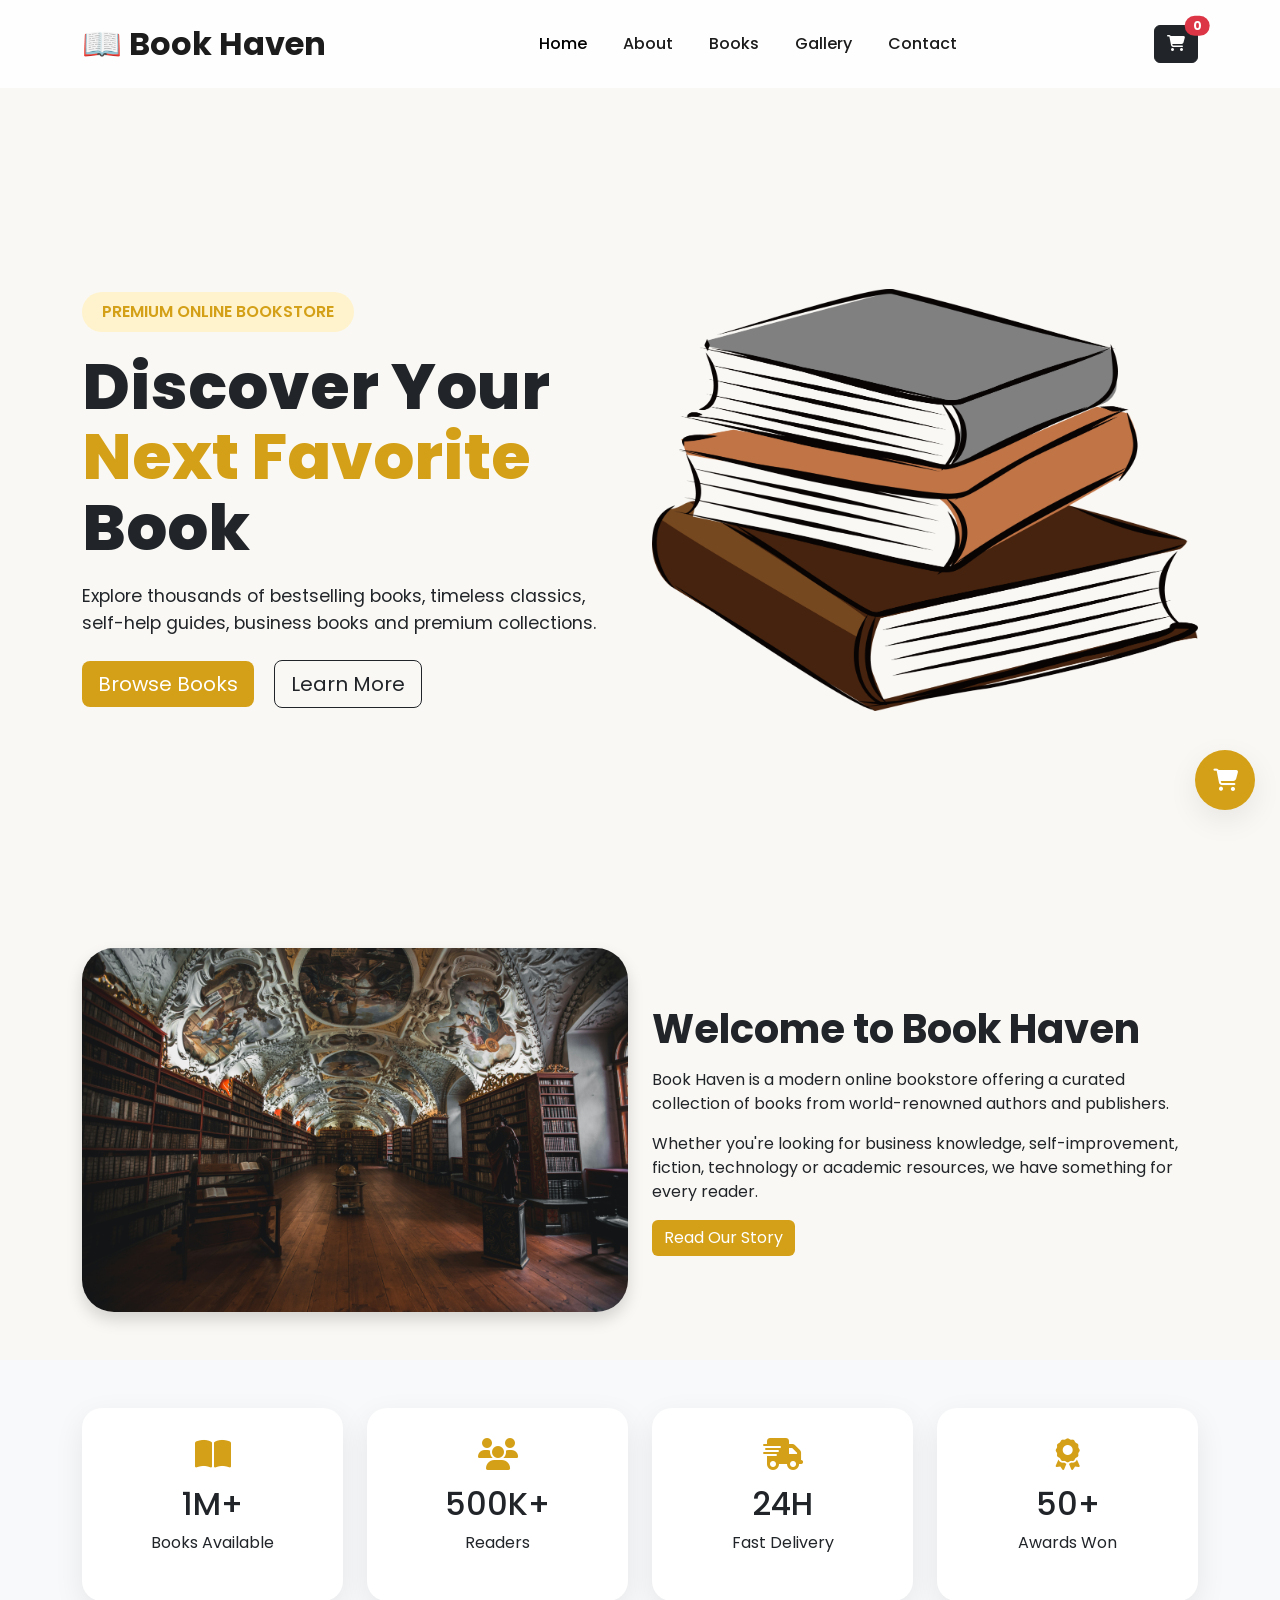
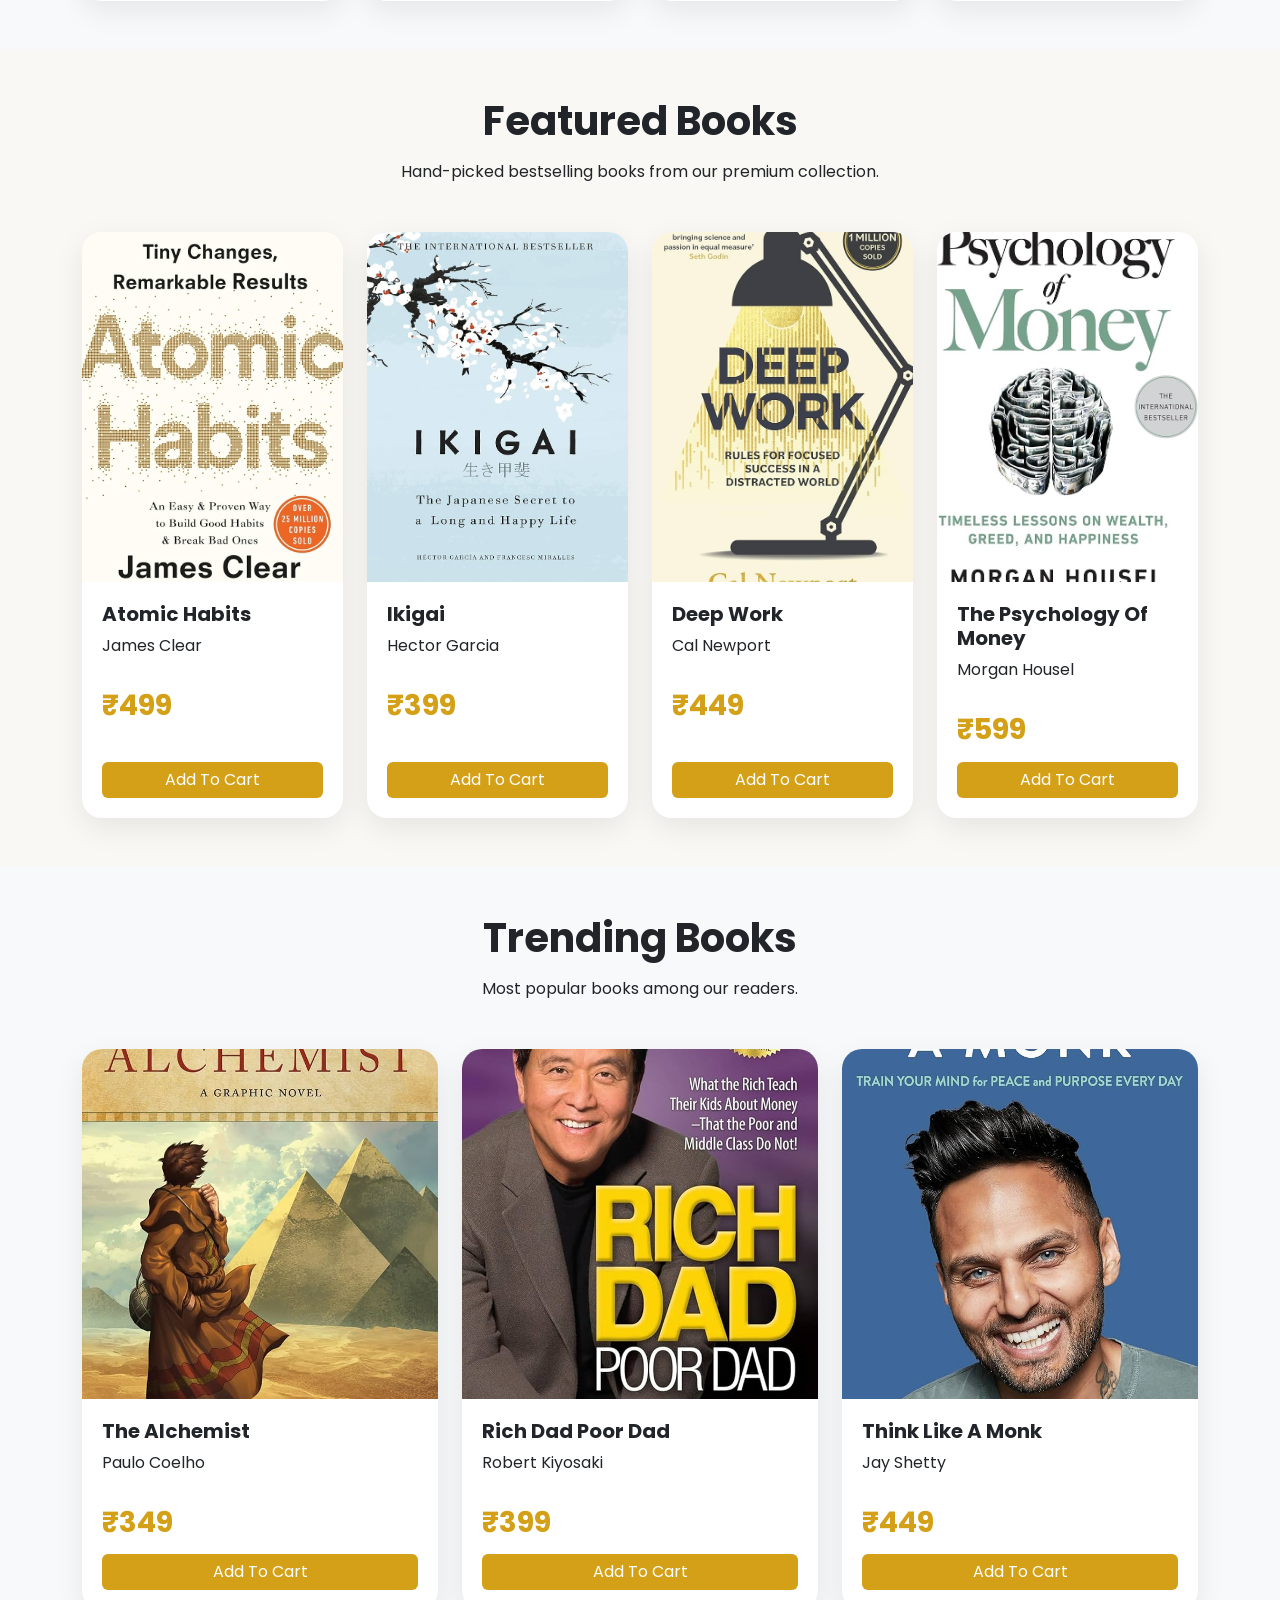
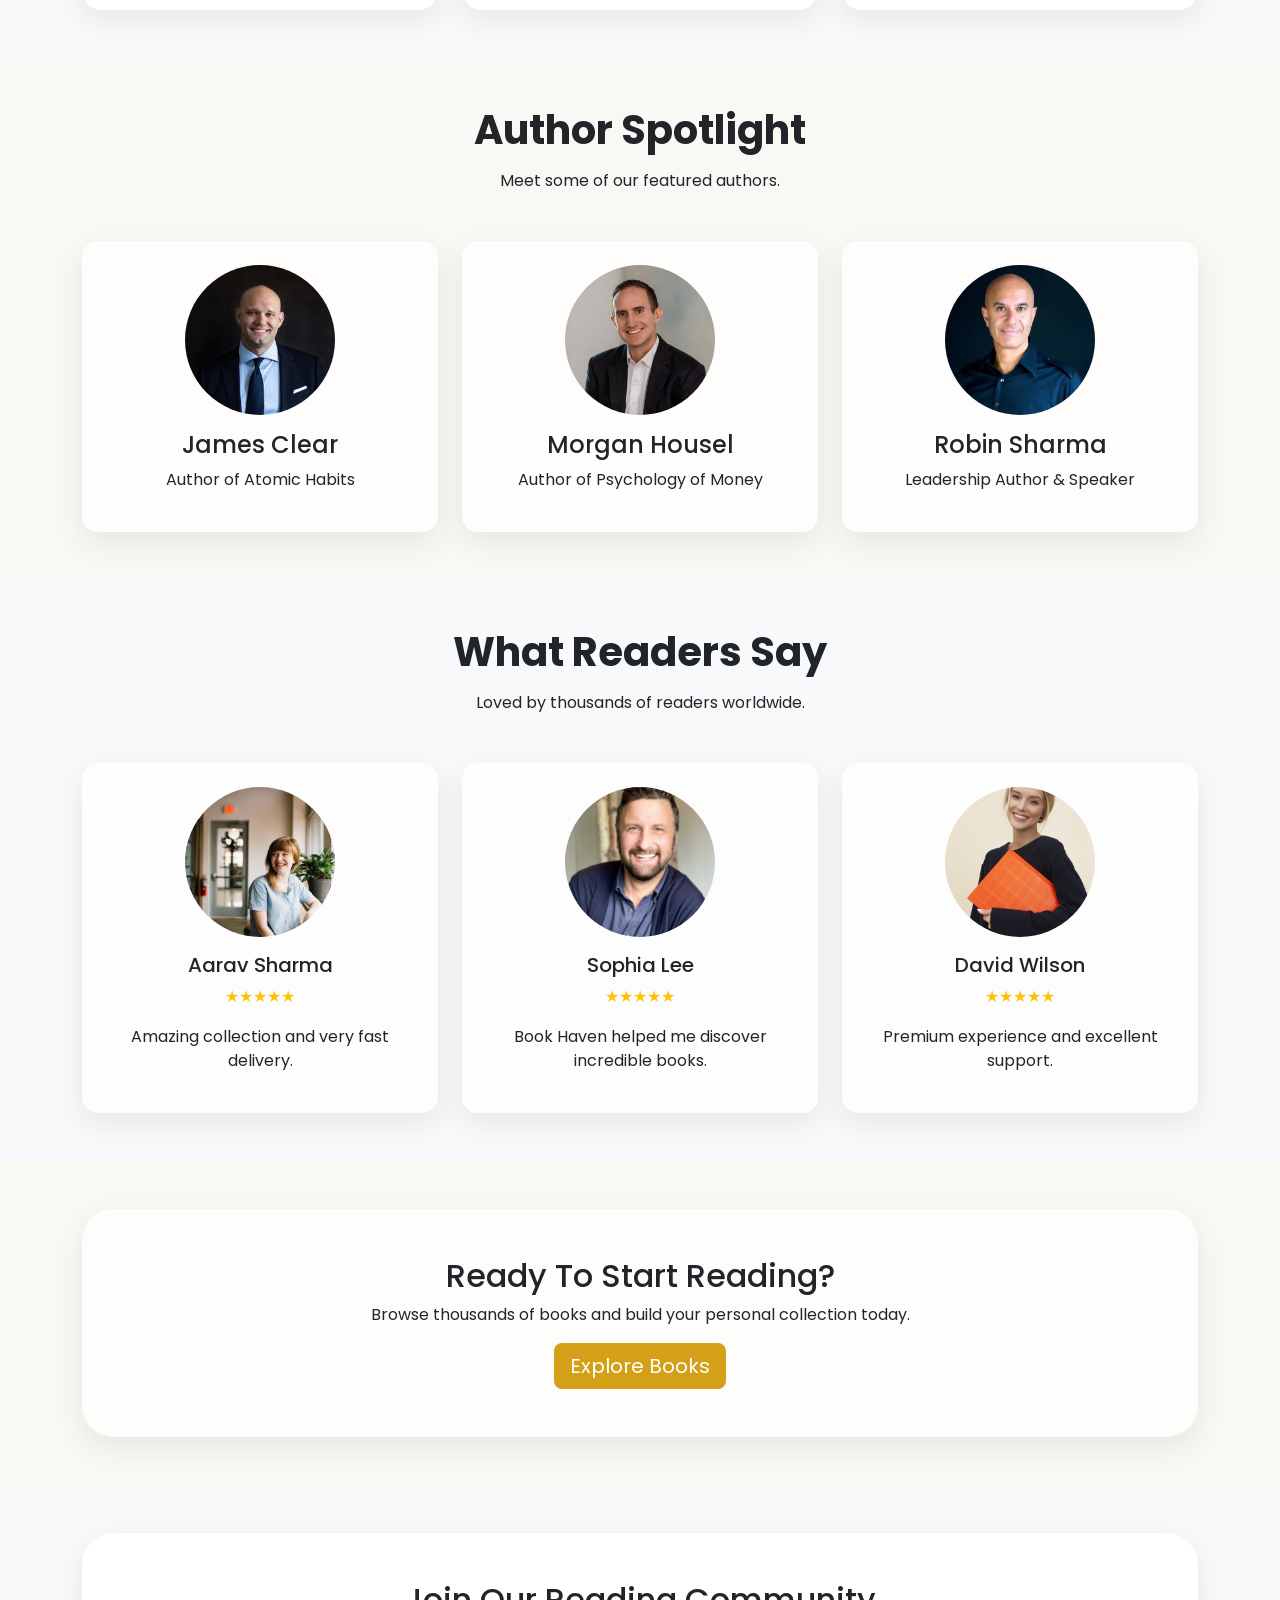
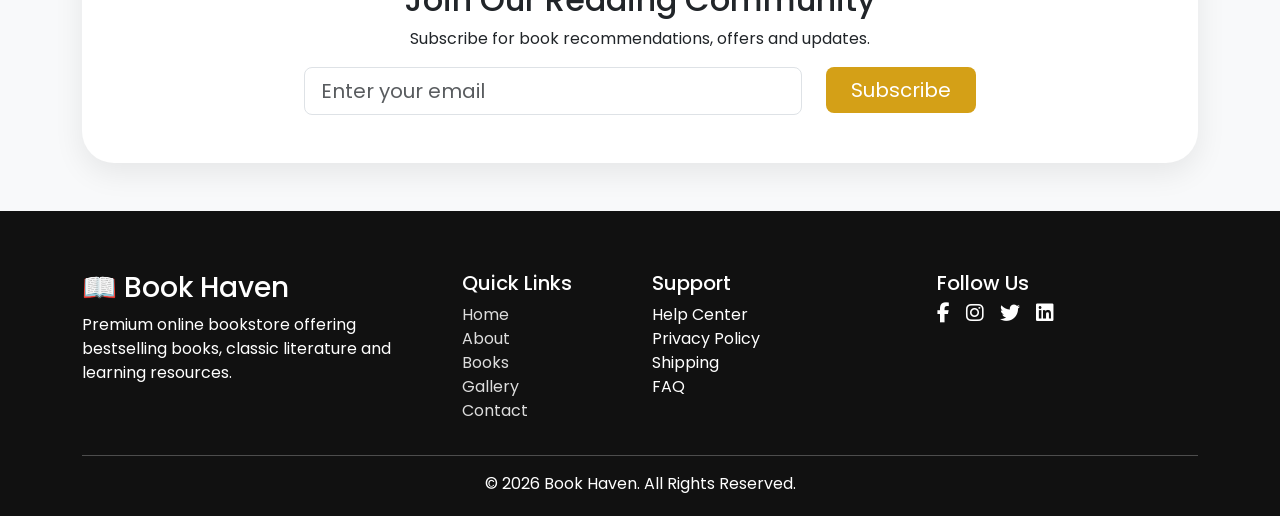
<file: index.html>
<!DOCTYPE html>
<html lang="en">

<head>

<meta charset="UTF-8">

<meta name="viewport"
content="width=device-width, initial-scale=1.0">

<title>

Book Haven | Premium Online Bookstore

</title>

<link href="https://cdn.jsdelivr.net/npm/bootstrap@5.3.7/dist/css/bootstrap.min.css"
rel="stylesheet">

<link rel="stylesheet"
href="https://cdnjs.cloudflare.com/ajax/libs/font-awesome/6.7.2/css/all.min.css">

<link rel="stylesheet"
href="./assets/css/style.css">

<link rel="stylesheet"
href="https://unpkg.com/aos@2.3.4/dist/aos.css">

</head>

<body>

<!-- ================= NAVBAR ================= -->

<nav class="navbar navbar-expand-lg fixed-top custom-navbar">

<div class="container">

<a class="navbar-brand"
href="index.html">

📖 Book Haven

</a>

<button
class="navbar-toggler"

type="button"

data-bs-toggle="collapse"

data-bs-target="#navMenu">

<i class="fa-solid fa-bars"></i>

</button>

<div
class="collapse navbar-collapse"

id="navMenu">

<ul class="navbar-nav mx-auto">

<li class="nav-item">

<a class="nav-link active"
href="index.html">

Home

</a>

</li>

<li class="nav-item">

<a class="nav-link"
href="about.html">

About

</a>

</li>

<li class="nav-item">

<a class="nav-link"
href="services.html">

Books

</a>

</li>

<li class="nav-item">

<a class="nav-link"
href="gallery.html">

Gallery

</a>

</li>

<li class="nav-item">

<a class="nav-link"
href="contact.html">

Contact

</a>

</li>

</ul>

<!-- CART BUTTON -->

<button
class="btn btn-dark position-relative"

data-bs-toggle="modal"

data-bs-target="#cartModal">

<i class="fa-solid fa-cart-shopping"></i>

<span
id="cartCount"

class="position-absolute top-0 start-100 translate-middle badge rounded-pill bg-danger">

0

</span>

</button>

</div>

</div>

</nav>

<!-- ================= HERO ================= -->

<section class="hero">

<div class="container">

<div class="row align-items-center">

<div class="col-lg-6"
data-aos="fade-right">

<span class="hero-tag">

PREMIUM ONLINE BOOKSTORE

</span>

<h1>

Discover Your

<span>

Next Favorite

</span>

Book

</h1>

<p>

Explore thousands of bestselling books, timeless classics,
self-help guides, business books and premium collections.

</p>

<div class="mt-4">

<a href="services.html"
class="btn btn-warning btn-lg me-3">

Browse Books

</a>

<a href="about.html"
class="btn btn-outline-dark btn-lg">

Learn More

</a>

</div>

</div>

<div class="col-lg-6 text-center"
data-aos="fade-left">

<img src="./assets/images/hero/hero-books.png"
class="img-fluid">

</div>

</div>

</div>

</section>

<!-- ================= INTRODUCTION ================= -->

<section class="py-5">

<div class="container">

<div class="row align-items-center">

<div class="col-lg-6">

<img src="./assets/images/backgrounds/library.jpg"
class="img-fluid rounded-5 shadow">

</div>

<div class="col-lg-6">

<h2 class="section-title">

Welcome to Book Haven

</h2>

<p>

Book Haven is a modern online bookstore offering
a curated collection of books from world-renowned
authors and publishers.

</p>

<p>

Whether you're looking for business knowledge,
self-improvement, fiction, technology or academic
resources, we have something for every reader.

</p>

<a href="about.html"
class="btn btn-warning">

Read Our Story

</a>

</div>

</div>

</div>

</section>

<!-- ================= STATISTICS ================= -->

<section class="py-5 bg-light">

<div class="container">

<div class="row g-4">

<div class="col-lg-3 col-md-6">

<div class="stat-card">

<i class="fa-solid fa-book-open"></i>

<h2>1M+</h2>

<p>Books Available</p>

</div>

</div>

<div class="col-lg-3 col-md-6">

<div class="stat-card">

<i class="fa-solid fa-users"></i>

<h2>500K+</h2>

<p>Readers</p>

</div>

</div>

<div class="col-lg-3 col-md-6">

<div class="stat-card">

<i class="fa-solid fa-truck-fast"></i>

<h2>24H</h2>

<p>Fast Delivery</p>

</div>

</div>

<div class="col-lg-3 col-md-6">

<div class="stat-card">

<i class="fa-solid fa-award"></i>

<h2>50+</h2>

<p>Awards Won</p>

</div>

</div>

</div>

</div>

</section>
<!-- ================= FEATURED BOOKS ================= -->

<section class="py-5">

<div class="container">

<div class="text-center mb-5">

<h2 class="section-title">

Featured Books

</h2>

<p>

Hand-picked bestselling books from our premium collection.

</p>

</div>

<div class="row g-4">

<!-- Book 1 -->

<div class="col-lg-3 col-md-6">

<div class="book-card">

<img src="./assets/images/books/book1.jpg"
alt="Atomic Habits">

<div class="book-content">

<h5>Atomic Habits</h5>

<p>James Clear</p>

<div class="price">₹499</div>

<button
class="btn btn-warning"

onclick="addToCart('Atomic Habits',499)">

Add To Cart

</button>

</div>

</div>

</div>

<!-- Book 2 -->

<div class="col-lg-3 col-md-6">

<div class="book-card">

<img src="./assets/images/books/book2.jpg"
alt="Ikigai">

<div class="book-content">

<h5>Ikigai</h5>

<p>Hector Garcia</p>

<div class="price">₹399</div>

<button
class="btn btn-warning"

onclick="addToCart('Ikigai',399)">

Add To Cart

</button>

</div>

</div>

</div>

<!-- Book 3 -->

<div class="col-lg-3 col-md-6">

<div class="book-card">

<img src="./assets/images/books/book3.jpg"
alt="Deep Work">

<div class="book-content">

<h5>Deep Work</h5>

<p>Cal Newport</p>

<div class="price">₹449</div>

<button
class="btn btn-warning"

onclick="addToCart('Deep Work',449)">

Add To Cart

</button>

</div>

</div>

</div>

<!-- Book 4 -->

<div class="col-lg-3 col-md-6">

<div class="book-card">

<img src="./assets/images/books/book4.jpg"
alt="Psychology Of Money">

<div class="book-content">

<h5>The Psychology Of Money</h5>

<p>Morgan Housel</p>

<div class="price">₹599</div>

<button
class="btn btn-warning"

onclick="addToCart('Psychology Of Money',599)">

Add To Cart

</button>

</div>

</div>

</div>

</div>

</div>

</section>


<!-- ================= TRENDING BOOKS ================= -->

<section class="py-5 bg-light">

<div class="container">

<div class="text-center mb-5">

<h2 class="section-title">

Trending Books

</h2>

<p>

Most popular books among our readers.

</p>

</div>

<div class="row g-4">

<div class="col-lg-4">

<div class="book-card">

<img src="./assets/images/books/book5.jpg">

<div class="book-content">

<h5>The Alchemist</h5>

<p>Paulo Coelho</p>

<div class="price">₹349</div>

<button
class="btn btn-warning"

onclick="addToCart('The Alchemist',349)">

Add To Cart

</button>

</div>

</div>

</div>

<div class="col-lg-4">

<div class="book-card">

<img src="./assets/images/books/book6.jpg">

<div class="book-content">

<h5>Rich Dad Poor Dad</h5>

<p>Robert Kiyosaki</p>

<div class="price">₹399</div>

<button
class="btn btn-warning"

onclick="addToCart('Rich Dad Poor Dad',399)">

Add To Cart

</button>

</div>

</div>

</div>

<div class="col-lg-4">

<div class="book-card">

<img src="./assets/images/books/book7.jpg">

<div class="book-content">

<h5>Think Like A Monk</h5>

<p>Jay Shetty</p>

<div class="price">₹449</div>

<button
class="btn btn-warning"

onclick="addToCart('Think Like A Monk',449)">

Add To Cart

</button>

</div>

</div>

</div>

</div>

</div>

</section>


<!-- ================= AUTHOR SPOTLIGHT ================= -->

<section class="py-5">

<div class="container">

<div class="text-center mb-5">

<h2 class="section-title">

Author Spotlight

</h2>

<p>

Meet some of our featured authors.

</p>

</div>

<div class="row g-4 text-center">

<div class="col-lg-4">

<div class="glass p-4 rounded-4">

<img
src="./assets/images/authors/author1.jpg"

class="team-img mb-3">

<h4>

James Clear

</h4>

<p>

Author of Atomic Habits

</p>

</div>

</div>

<div class="col-lg-4">

<div class="glass p-4 rounded-4">

<img
src="./assets/images/authors/author2.jpg"

class="team-img mb-3">

<h4>

Morgan Housel

</h4>

<p>

Author of Psychology of Money

</p>

</div>

</div>

<div class="col-lg-4">

<div class="glass p-4 rounded-4">

<img
src="./assets/images/authors/author3.jpg"

class="team-img mb-3">

<h4>

Robin Sharma

</h4>

<p>

Leadership Author & Speaker

</p>

</div>

</div>

</div>

</div>

</section>

<!-- ================= TESTIMONIALS ================= -->

<section class="py-5 bg-light">

<div class="container">

<div class="text-center mb-5">

<h2 class="section-title">

What Readers Say

</h2>

<p>

Loved by thousands of readers worldwide.

</p>

</div>

<div class="row g-4">

<div class="col-lg-4">

<div class="glass p-4 rounded-4 text-center">

<img src="./assets/images/testimonials/user1.jpg"
class="team-img mb-3">

<h5>

Aarav Sharma

</h5>

<p class="text-warning">

★★★★★

</p>

<p>

Amazing collection and very fast delivery.

</p>

</div>

</div>

<div class="col-lg-4">

<div class="glass p-4 rounded-4 text-center">

<img src="./assets/images/testimonials/user2.jpg"
class="team-img mb-3">

<h5>

Sophia Lee

</h5>

<p class="text-warning">

★★★★★

</p>

<p>

Book Haven helped me discover incredible books.

</p>

</div>

</div>

<div class="col-lg-4">

<div class="glass p-4 rounded-4 text-center">

<img src="./assets/images/testimonials/user3.jpg"
class="team-img mb-3">

<h5>

David Wilson

</h5>

<p class="text-warning">

★★★★★

</p>

<p>

Premium experience and excellent support.

</p>

</div>

</div>

</div>

</div>

</section>


<!-- ================= CTA ================= -->

<section class="py-5">

<div class="container">

<div class="glass p-5 rounded-5 text-center">

<h2>

Ready To Start Reading?

</h2>

<p>

Browse thousands of books and build your personal collection today.

</p>

<a href="services.html"
class="btn btn-warning btn-lg">

Explore Books

</a>

</div>

</div>

</section>


<!-- ================= NEWSLETTER ================= -->

<section class="py-5 bg-light">

<div class="container">

<div class="newsletter-box p-5 rounded-5 text-center">

<h2>

Join Our Reading Community

</h2>

<p>

Subscribe for book recommendations, offers and updates.

</p>

<form class="newsletter-form row justify-content-center">

<div class="col-lg-6">

<input
type="email"

class="form-control form-control-lg"

placeholder="Enter your email">

</div>

<div class="col-lg-2">

<button
class="btn btn-warning btn-lg w-100">

Subscribe

</button>

</div>

</form>

</div>

</div>

</section>


<!-- ================= CART BILL MODAL ================= -->

<div class="modal fade"
id="cartModal">

<div class="modal-dialog modal-lg">

<div class="modal-content">

<div class="modal-header">

<h5 class="modal-title">

Book Haven Bill

</h5>

<button
class="btn-close"

data-bs-dismiss="modal">

</button>

</div>

<div class="modal-body">

<table class="table">

<thead>

<tr>

<th>

Book

</th>

<th>

Price

</th>

<th>

Action

</th>

</tr>

</thead>

<tbody id="cartItems">

</tbody>

</table>

<hr>

<h3>

Total Bill :
₹<span id="cartTotal">

0

</span>

</h3>

<div class="mt-4">

<input
type="email"

id="customerEmail"

class="form-control"

placeholder="Enter Email Address">

<button
onclick="generateBill()"

class="btn btn-warning mt-3">

Generate Bill

</button>

<button
onclick="clearCart()"

class="btn btn-danger mt-3">

Clear Cart

</button>

</div>

</div>

</div>

</div>

</div>


<!-- ================= FOOTER ================= -->

<footer>

<div class="container">

<div class="row">

<div class="col-lg-4">

<h3>

📖 Book Haven

</h3>

<p>

Premium online bookstore offering bestselling books,
classic literature and learning resources.

</p>

</div>

<div class="col-lg-2">

<h5>

Quick Links

</h5>

<ul class="list-unstyled">

<li>

<a href="index.html">

Home

</a>

</li>

<li>

<a href="about.html">

About

</a>

</li>

<li>

<a href="services.html">

Books

</a>

</li>

<li>

<a href="gallery.html">

Gallery

</a>

</li>

<li>

<a href="contact.html">

Contact

</a>

</li>

</ul>

</div>

<div class="col-lg-3">

<h5>

Support

</h5>

<ul class="list-unstyled">

<li>

Help Center

</li>

<li>

Privacy Policy

</li>

<li>

Shipping

</li>

<li>

FAQ

</li>

</ul>

</div>

<div class="col-lg-3">

<h5>

Follow Us

</h5>

<div class="d-flex gap-3">

<i class="fab fa-facebook-f"></i>

<i class="fab fa-instagram"></i>

<i class="fab fa-twitter"></i>

<i class="fab fa-linkedin"></i>

</div>

</div>

</div>

<hr>

<p class="text-center mb-0">

© <span id="year"></span> Book Haven.
All Rights Reserved.

</p>

</div>

</footer>


<!-- Floating Cart -->

<div class="floating-cart"
data-bs-toggle="modal"
data-bs-target="#cartModal">

<i class="fa-solid fa-cart-shopping"></i>

</div>

<!-- Back To Top -->

<div id="topBtn">

<i class="fa-solid fa-arrow-up"></i>

</div>

<!-- Bootstrap -->

<script src="https://cdn.jsdelivr.net/npm/bootstrap@5.3.7/dist/js/bootstrap.bundle.min.js"></script>

<!-- AOS -->

<script src="https://unpkg.com/aos@2.3.4/dist/aos.js"></script>

<!-- Main JS -->

<script src="./assets/js/main.js"></script>

</body>

</html>
</file>
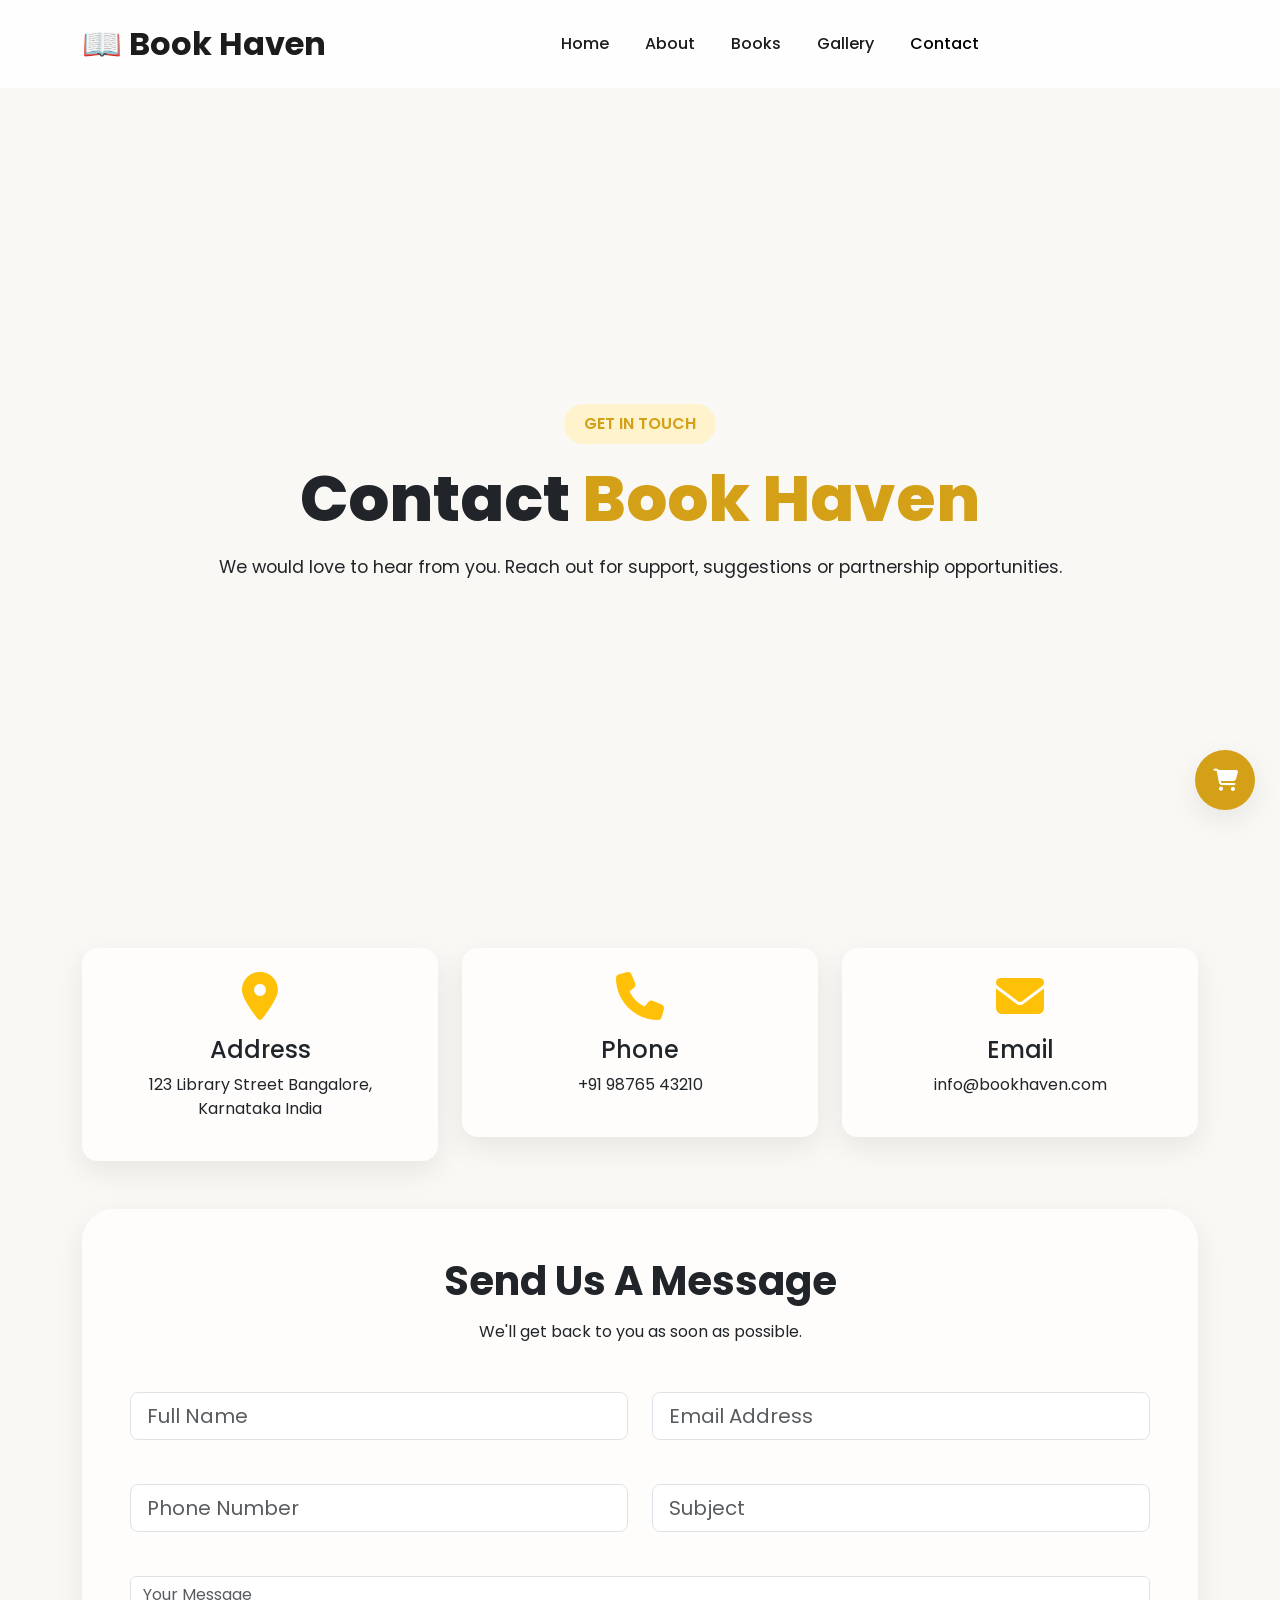
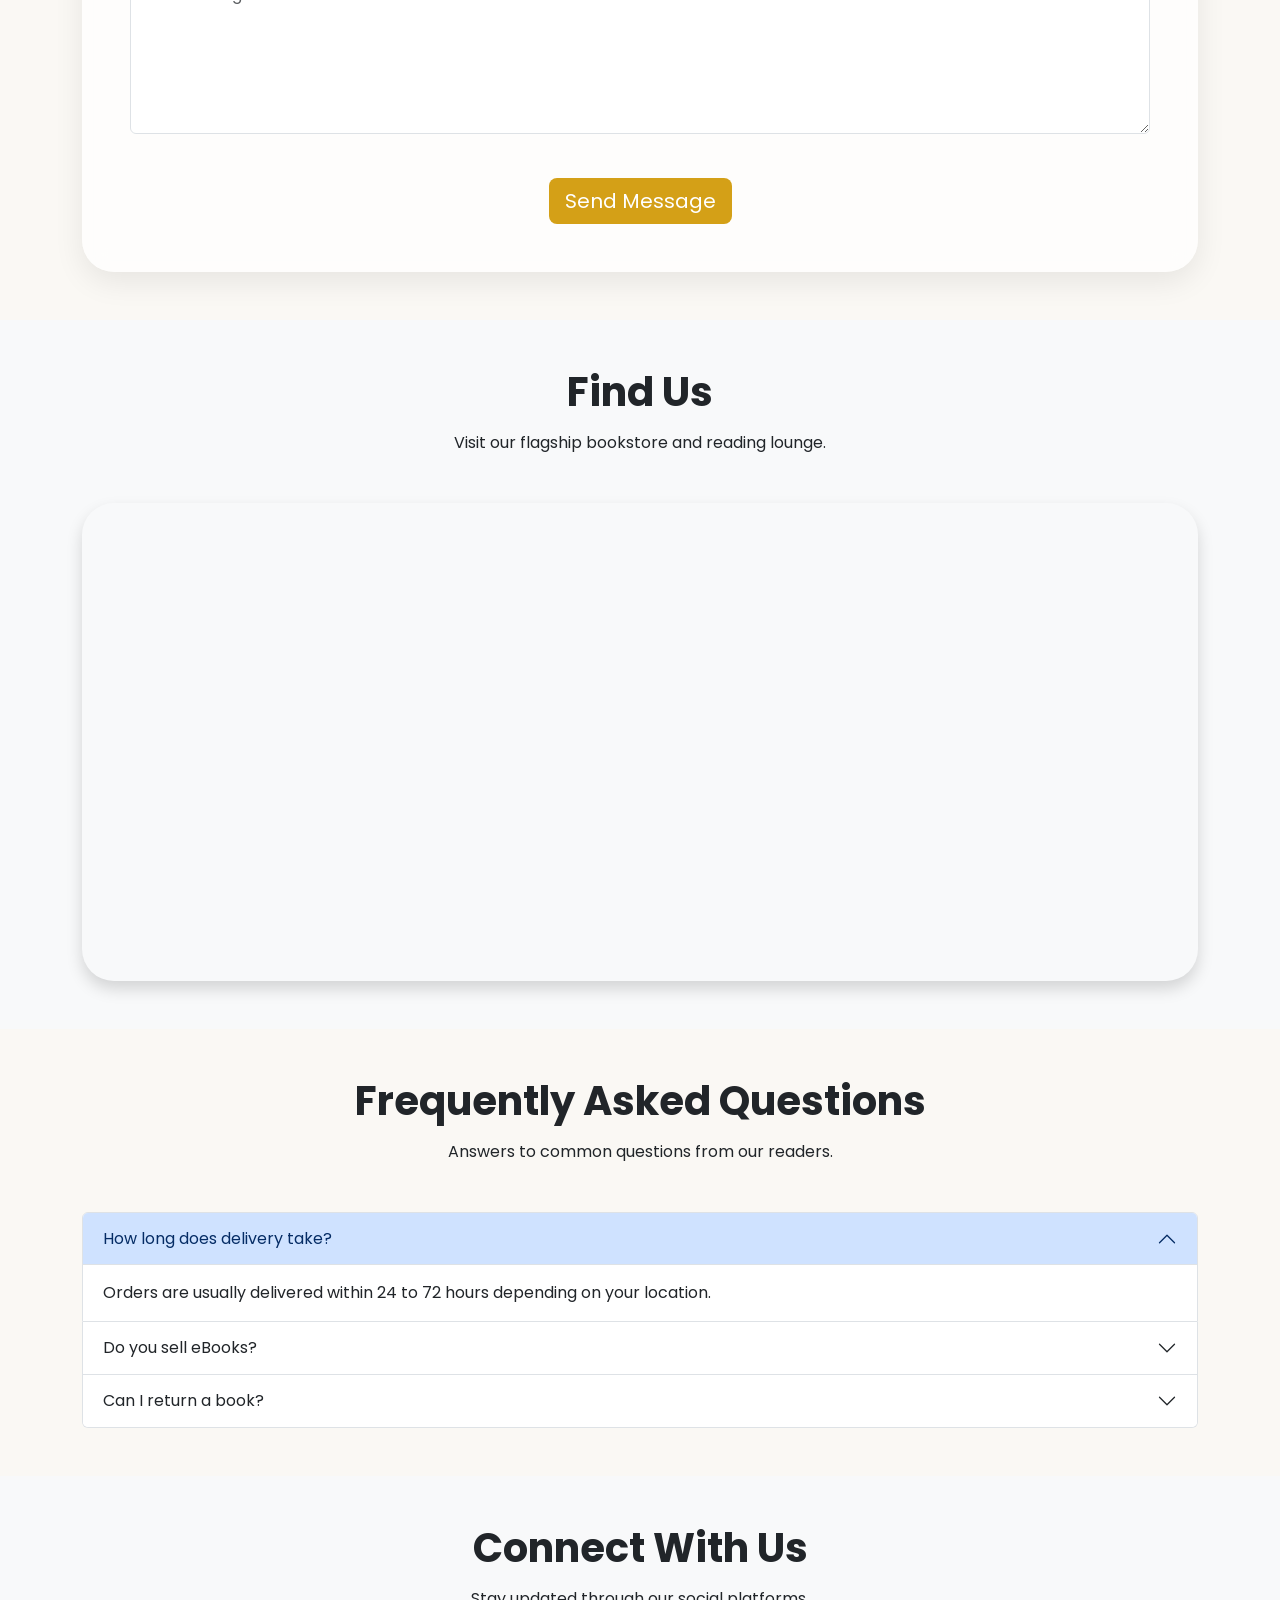
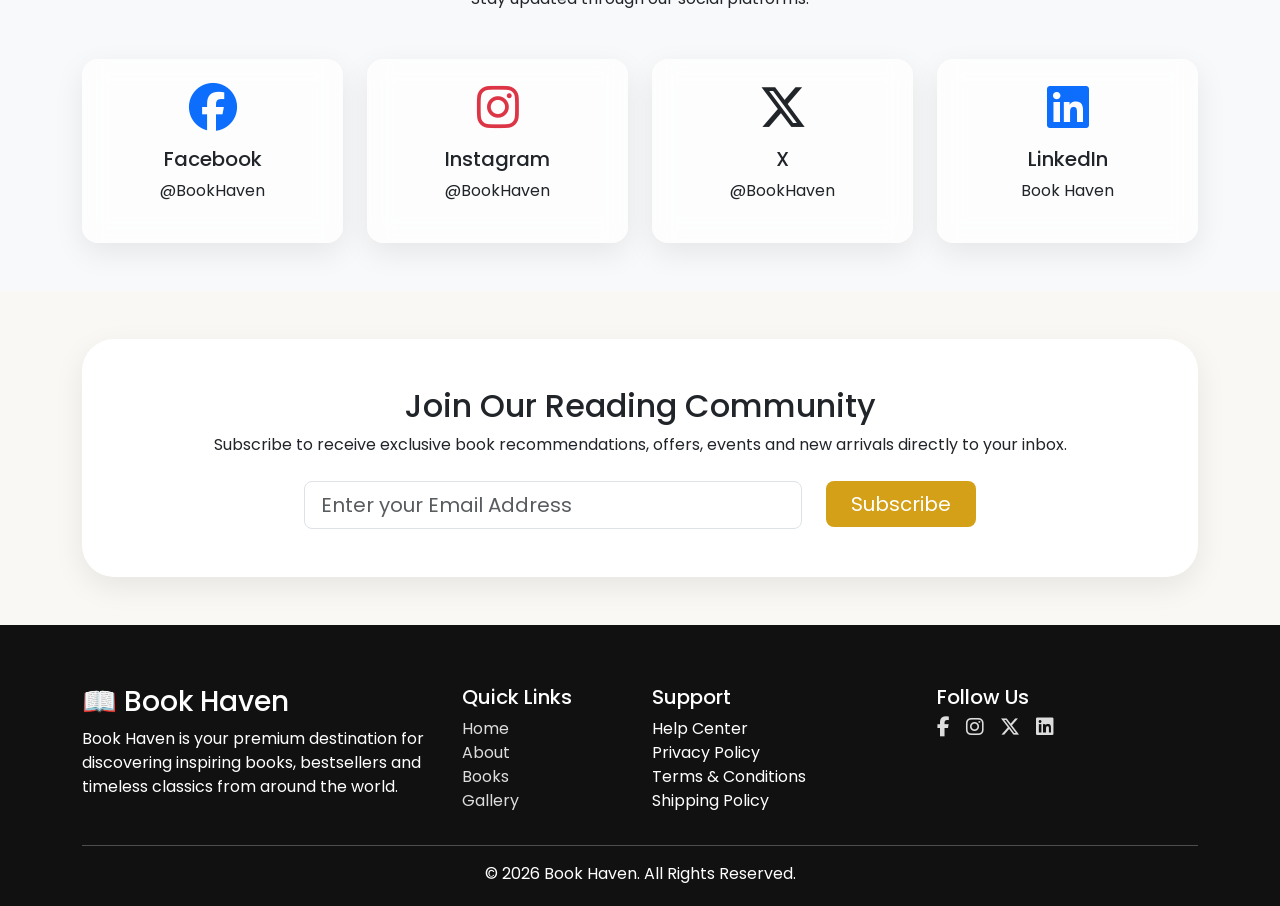
<file: contact.html>
<!DOCTYPE html>
<html lang="en">

<head>

<meta charset="UTF-8">

<meta name="viewport" content="width=device-width, initial-scale=1.0">

<title>Contact Us | Book Haven</title>

<link href="https://cdn.jsdelivr.net/npm/bootstrap@5.3.7/dist/css/bootstrap.min.css" rel="stylesheet">

<link rel="stylesheet"
href="https://cdnjs.cloudflare.com/ajax/libs/font-awesome/6.7.2/css/all.min.css">

<link rel="stylesheet" href="./assets/css/style.css">
<link rel="stylesheet" href="./assets/css/animations.css">
<link rel="stylesheet" href="./assets/css/responsive.css">

</head>

<body>

<!-- ================= NAVBAR ================= -->

<nav class="navbar navbar-expand-lg fixed-top custom-navbar">

<div class="container">

<a class="navbar-brand" href="index.html">

📖 Book Haven

</a>

<button class="navbar-toggler"
data-bs-toggle="collapse"
data-bs-target="#navMenu">

<i class="fa-solid fa-bars"></i>

</button>

<div class="collapse navbar-collapse" id="navMenu">

<ul class="navbar-nav mx-auto">

<li class="nav-item">
<a class="nav-link" href="index.html">Home</a>
</li>

<li class="nav-item">
<a class="nav-link" href="about.html">About</a>
</li>

<li class="nav-item">
<a class="nav-link" href="services.html">Books</a>
</li>

<li class="nav-item">
<a class="nav-link" href="gallery.html">Gallery</a>
</li>

<li class="nav-item">
<a class="nav-link active" href="contact.html">Contact</a>
</li>

</ul>

</div>

</div>

</nav>

<!-- ================= HERO ================= -->

<section class="hero">

<div class="container text-center">

<span class="hero-tag">

GET IN TOUCH

</span>

<h1>

Contact

<span>

Book Haven

</span>

</h1>

<p>

We would love to hear from you. Reach out for support, suggestions or partnership opportunities.

</p>

</div>

</section>

<!-- ================= CONTACT INFO ================= -->

<section class="py-5">

<div class="container">

<div class="row g-4">

<div class="col-lg-4">

<div class="glass p-4 rounded-4 text-center">

<i class="fa-solid fa-location-dot fa-3x text-warning mb-3"></i>

<h4>

Address

</h4>

<p>

123 Library Street

Bangalore, Karnataka

India

</p>

</div>

</div>

<div class="col-lg-4">

<div class="glass p-4 rounded-4 text-center">

<i class="fa-solid fa-phone fa-3x text-warning mb-3"></i>

<h4>

Phone

</h4>

<p>

+91 98765 43210

</p>

</div>

</div>

<div class="col-lg-4">

<div class="glass p-4 rounded-4 text-center">

<i class="fa-solid fa-envelope fa-3x text-warning mb-3"></i>

<h4>

Email

</h4>

<p>

info@bookhaven.com

</p>

</div>

</div>

</div>

</div>

</section>

<!-- ================= CONTACT FORM ================= -->

<section class="pb-5">

<div class="container">

<div class="glass p-5 rounded-5">

<div class="text-center mb-5">

<h2 class="section-title">

Send Us A Message

</h2>

<p>

We'll get back to you as soon as possible.

</p>

</div>

<form>

<div class="row">

<div class="col-md-6 mb-4">

<input type="text"
class="form-control form-control-lg"
placeholder="Full Name">

</div>

<div class="col-md-6 mb-4">

<input type="email"
class="form-control form-control-lg"
placeholder="Email Address">

</div>

<div class="col-md-6 mb-4">

<input type="text"
class="form-control form-control-lg"
placeholder="Phone Number">

</div>

<div class="col-md-6 mb-4">

<input type="text"
class="form-control form-control-lg"
placeholder="Subject">

</div>

<div class="col-12 mb-4">

<textarea
class="form-control"
rows="6"
placeholder="Your Message"></textarea>

</div>

<div class="col-12 text-center">

<button class="btn btn-warning btn-lg">

Send Message

</button>

</div>

</div>

</form>

</div>

</div>

</section>
<!-- ================= GOOGLE MAP ================= -->

<section class="py-5 bg-light">

<div class="container">

<div class="text-center mb-5">

<h2 class="section-title">

Find Us

</h2>

<p>

Visit our flagship bookstore and reading lounge.

</p>

</div>

<div class="ratio ratio-21x9 rounded-5 overflow-hidden shadow">

<iframe
src="https://www.google.com/maps?q=Bangalore,Karnataka&output=embed"
allowfullscreen=""
loading="lazy">

</iframe>

</div>

</div>

</section>

<!-- ================= FAQ ================= -->

<section class="py-5">

<div class="container">

<div class="text-center mb-5">

<h2 class="section-title">

Frequently Asked Questions

</h2>

<p>

Answers to common questions from our readers.

</p>

</div>

<div class="accordion"
id="faqAccordion">

<div class="accordion-item">

<h2 class="accordion-header">

<button
class="accordion-button"

data-bs-toggle="collapse"

data-bs-target="#faq1">

How long does delivery take?

</button>

</h2>

<div id="faq1"

class="accordion-collapse collapse show"

data-bs-parent="#faqAccordion">

<div class="accordion-body">

Orders are usually delivered within 24 to 72 hours depending on your location.

</div>

</div>

</div>

<div class="accordion-item">

<h2 class="accordion-header">

<button
class="accordion-button collapsed"

data-bs-toggle="collapse"

data-bs-target="#faq2">

Do you sell eBooks?

</button>

</h2>

<div id="faq2"

class="accordion-collapse collapse"

data-bs-parent="#faqAccordion">

<div class="accordion-body">

Yes. We offer thousands of digital books across multiple categories.

</div>

</div>

</div>

<div class="accordion-item">

<h2 class="accordion-header">

<button
class="accordion-button collapsed"

data-bs-toggle="collapse"

data-bs-target="#faq3">

Can I return a book?

</button>

</h2>

<div id="faq3"

class="accordion-collapse collapse"

data-bs-parent="#faqAccordion">

<div class="accordion-body">

Returns are accepted within 7 days for eligible products.

</div>

</div>

</div>

</div>

</div>

</section>

<!-- ================= SOCIAL LINKS ================= -->

<section class="py-5 bg-light">

<div class="container">

<div class="text-center mb-5">

<h2 class="section-title">

Connect With Us

</h2>

<p>

Stay updated through our social platforms.

</p>

</div>

<div class="row g-4">

<div class="col-lg-3 col-md-6">

<div class="glass p-4 rounded-4 text-center shadow-hover">

<i class="fab fa-facebook fa-3x text-primary mb-3"></i>

<h5>

Facebook

</h5>

<p>

@BookHaven

</p>

</div>

</div>

<div class="col-lg-3 col-md-6">

<div class="glass p-4 rounded-4 text-center shadow-hover">

<i class="fab fa-instagram fa-3x text-danger mb-3"></i>

<h5>

Instagram

</h5>

<p>

@BookHaven

</p>

</div>

</div>

<div class="col-lg-3 col-md-6">

<div class="glass p-4 rounded-4 text-center shadow-hover">

<i class="fab fa-x-twitter fa-3x mb-3"></i>

<h5>

X

</h5>

<p>

@BookHaven

</p>

</div>

</div>

<div class="col-lg-3 col-md-6">

<div class="glass p-4 rounded-4 text-center shadow-hover">

<i class="fab fa-linkedin fa-3x text-primary mb-3"></i>

<h5>

LinkedIn

</h5>

<p>

Book Haven

</p>

</div>

</div>

</div>

</div>

</section>
<!-- ================= NEWSLETTER ================= -->

<section class="py-5">

<div class="container">

<div class="glass newsletter-box rounded-5 p-5 text-center">

<h2>

Join Our Reading Community

</h2>

<p>

Subscribe to receive exclusive book recommendations, offers, events and new arrivals directly to your inbox.

</p>

<form class="newsletter-form row justify-content-center mt-4">

<div class="col-lg-6">

<input
type="email"

class="form-control form-control-lg"

placeholder="Enter your Email Address">

</div>

<div class="col-lg-2">

<button
class="btn btn-warning btn-lg w-100">

Subscribe

</button>

</div>

</form>

</div>

</div>

</section>

<!-- ================= FOOTER ================= -->

<footer>

<div class="container">

<div class="row">

<div class="col-lg-4">

<h3>

📖 Book Haven

</h3>

<p>

Book Haven is your premium destination for discovering inspiring books, bestsellers and timeless classics from around the world.

</p>

</div>

<div class="col-lg-2">

<h5>

Quick Links

</h5>

<ul class="list-unstyled">

<li><a href="index.html">Home</a></li>

<li><a href="about.html">About</a></li>

<li><a href="services.html">Books</a></li>

<li><a href="gallery.html">Gallery</a></li>

</ul>

</div>

<div class="col-lg-3">

<h5>

Support

</h5>

<ul class="list-unstyled">

<li>Help Center</li>

<li>Privacy Policy</li>

<li>Terms & Conditions</li>

<li>Shipping Policy</li>

</ul>

</div>

<div class="col-lg-3">

<h5>

Follow Us

</h5>

<div class="d-flex gap-3">

<a href="#">

<i class="fab fa-facebook-f"></i>

</a>

<a href="#">

<i class="fab fa-instagram"></i>

</a>

<a href="#">

<i class="fab fa-x-twitter"></i>

</a>

<a href="#">

<i class="fab fa-linkedin"></i>

</a>

</div>

</div>

</div>

<hr>

<p class="text-center mb-0">

© <span id="year"></span> Book Haven. All Rights Reserved.

</p>

</div>

</footer>

<!-- ================= FLOATING CART ================= -->

<div class="floating-cart">

<i class="fa-solid fa-cart-shopping"></i>

</div>

<!-- ================= BACK TO TOP ================= -->

<div id="topBtn">

<i class="fa-solid fa-arrow-up"></i>

</div>

<!-- Bootstrap JS -->

<script src="https://cdn.jsdelivr.net/npm/bootstrap@5.3.7/dist/js/bootstrap.bundle.min.js"></script>

<!-- AOS -->

<script src="https://unpkg.com/aos@2.3.4/dist/aos.js"></script>

<!-- Main JS -->

<script src="./assets/js/main.js"></script>

</body>

</html>
</file>
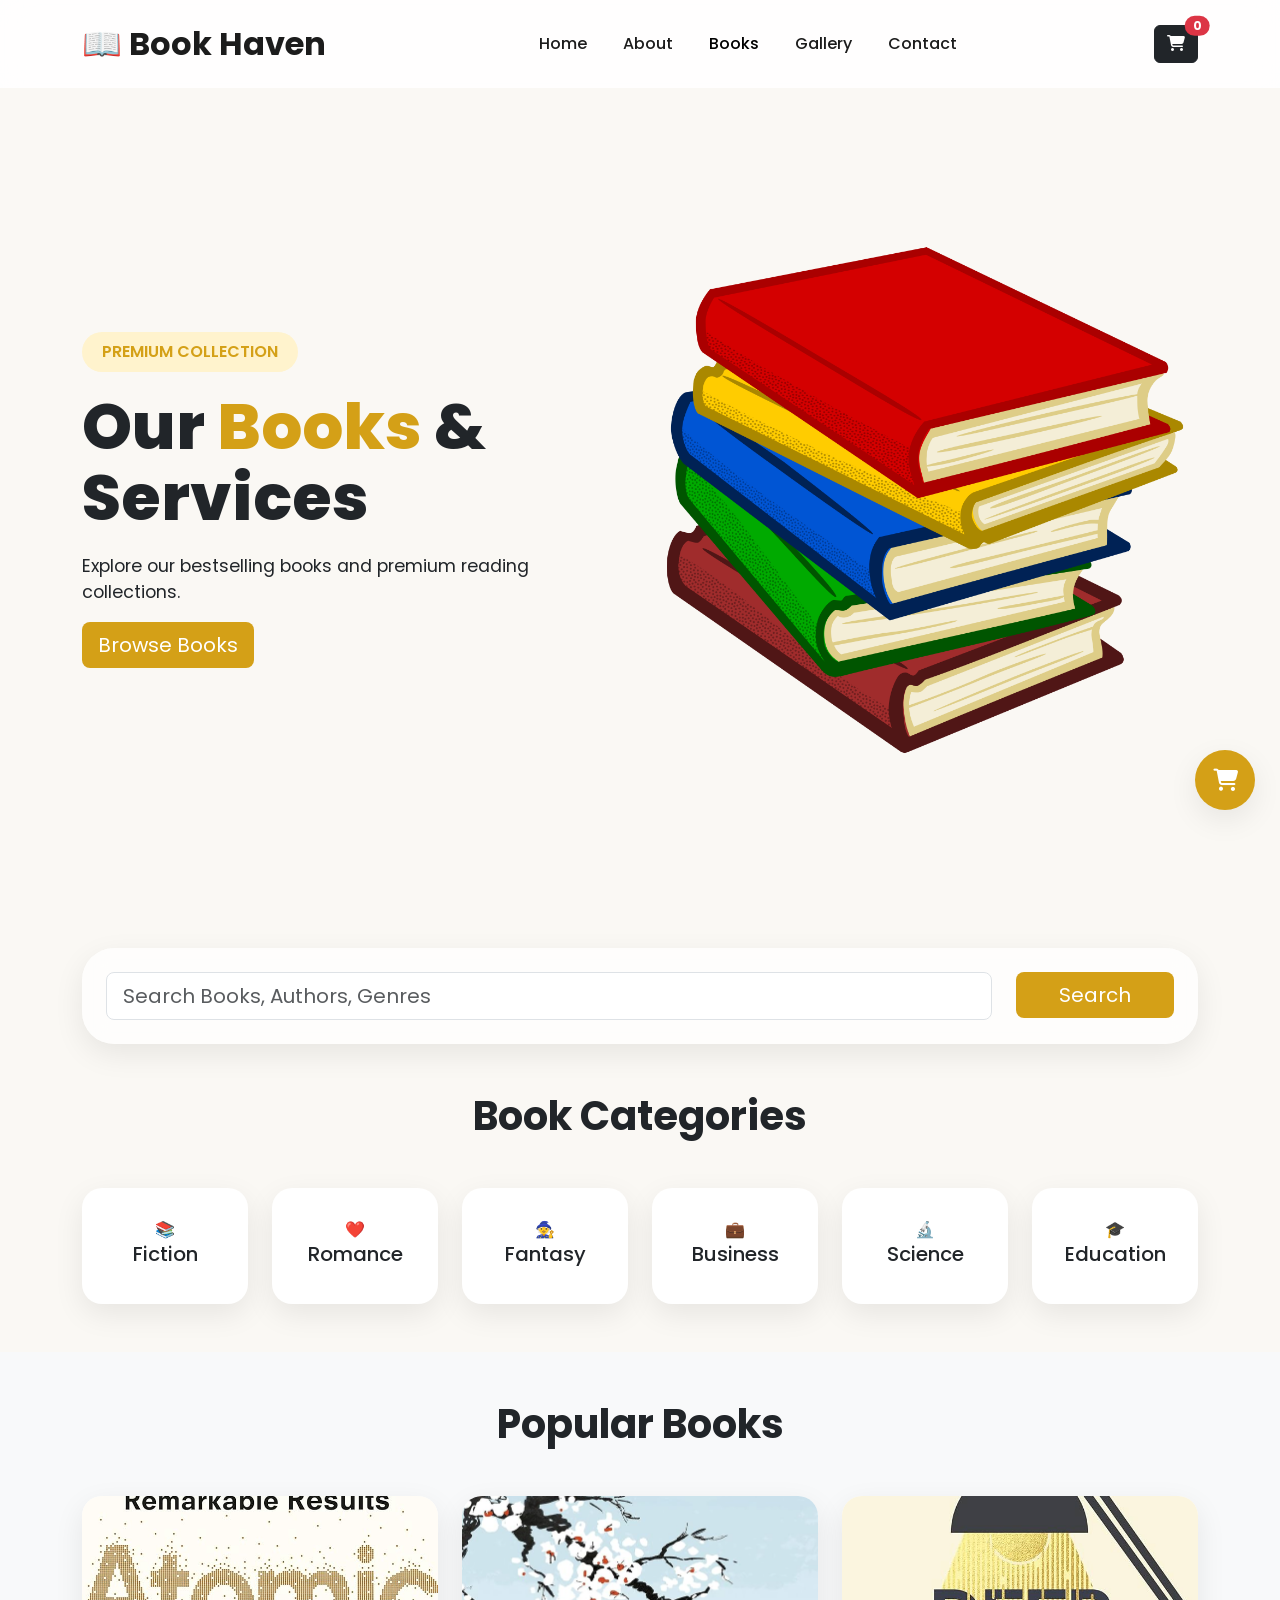
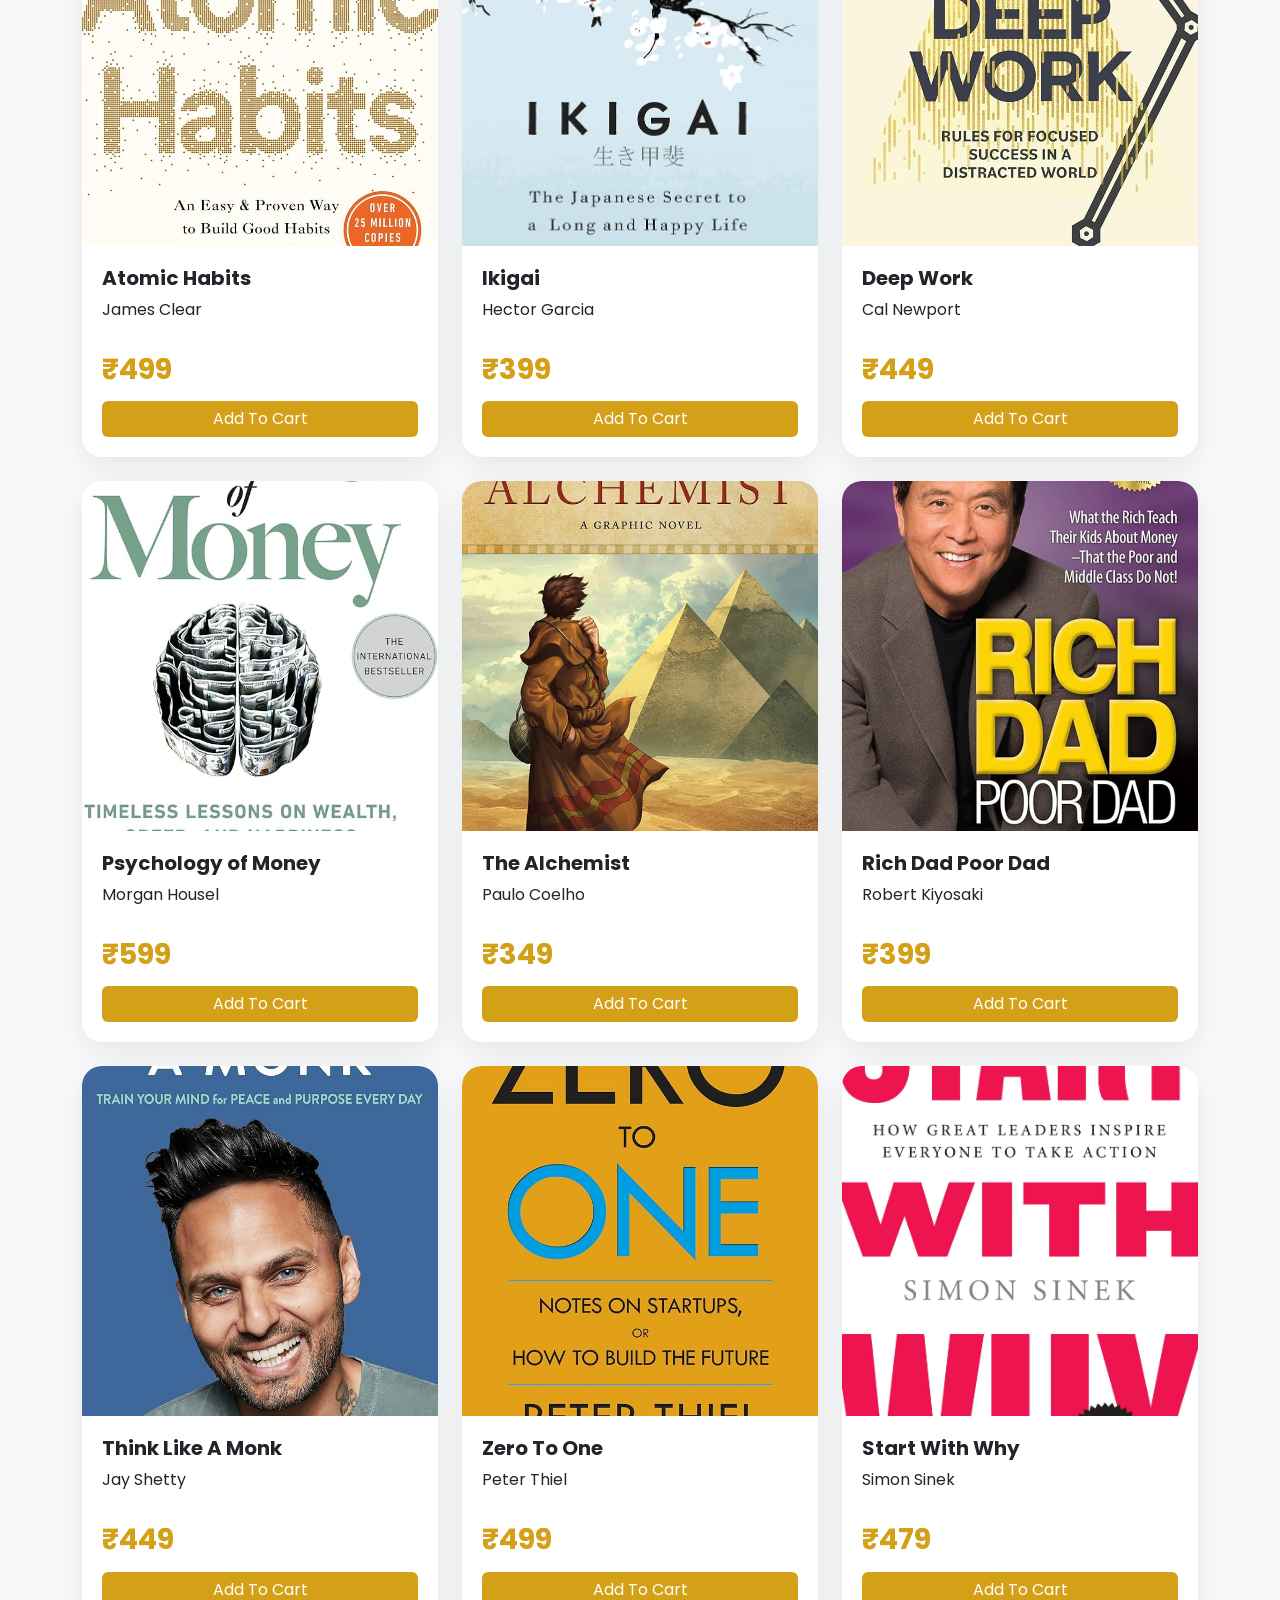
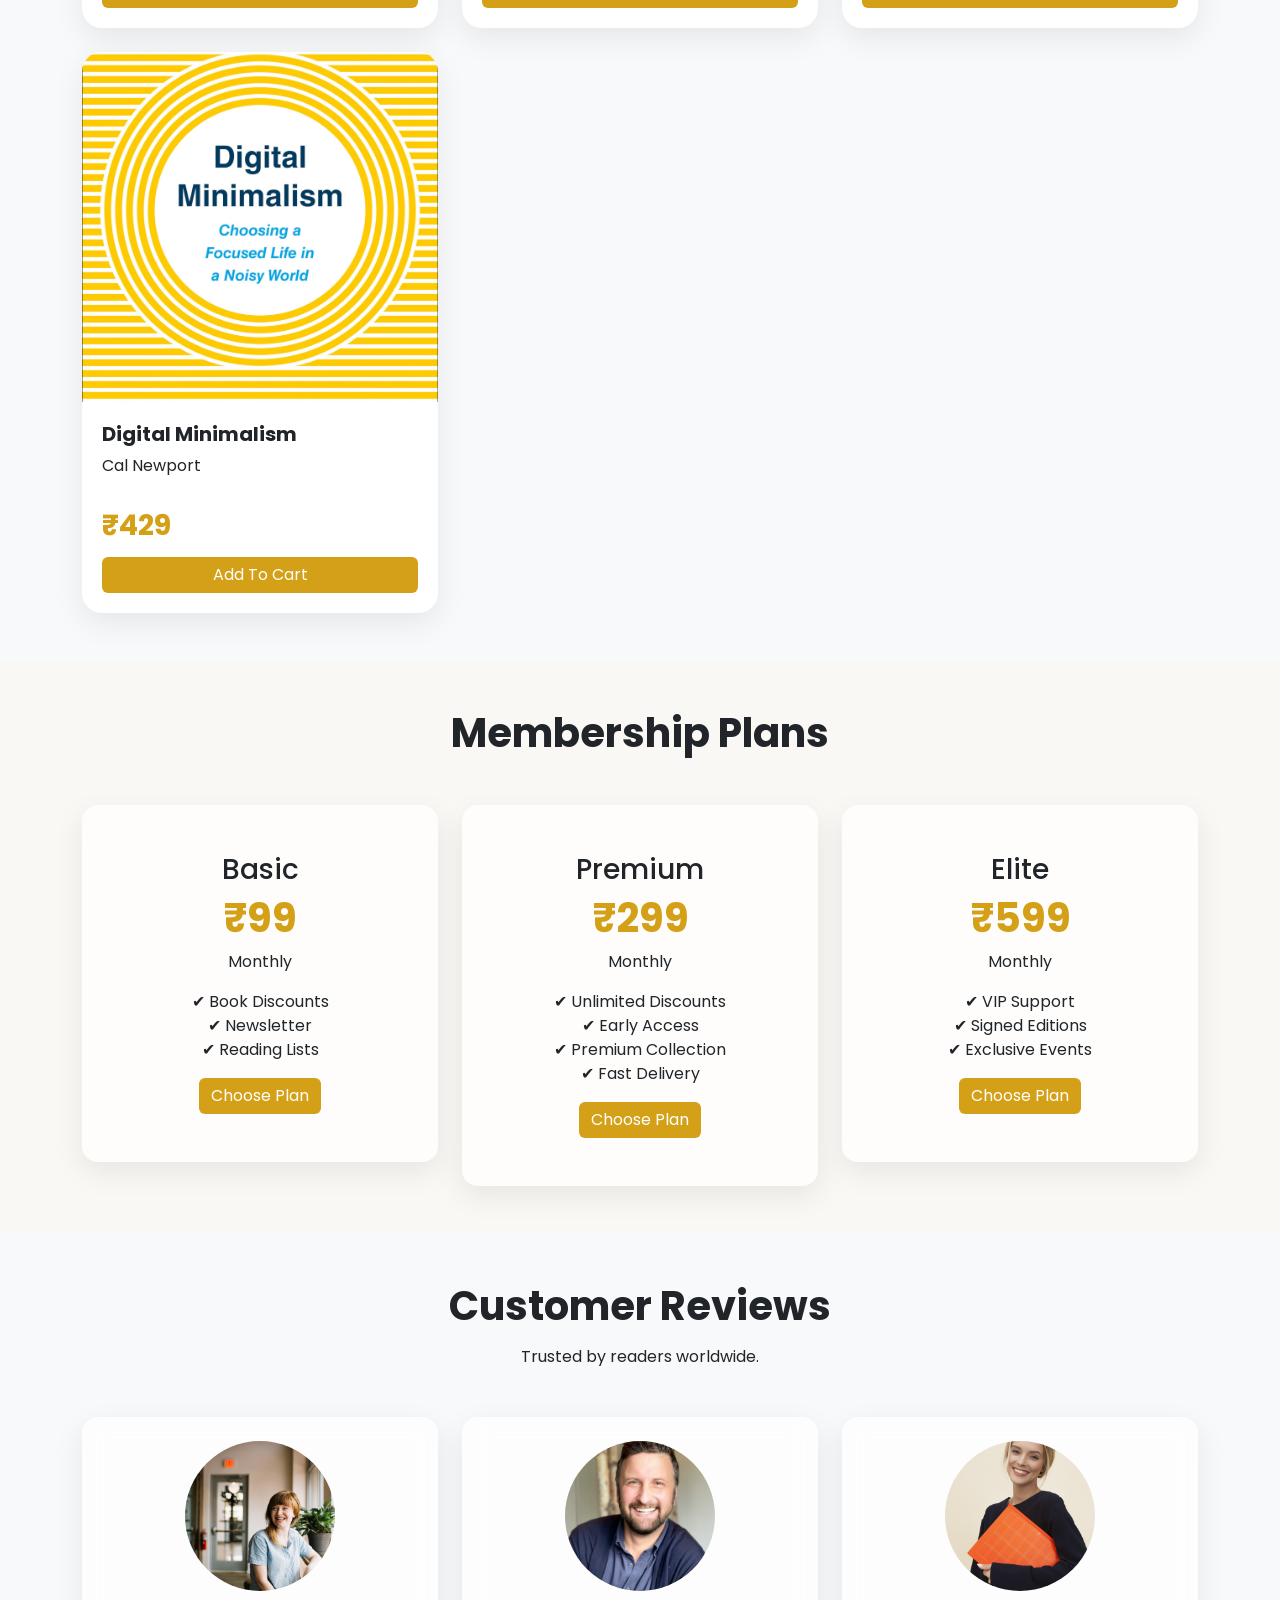
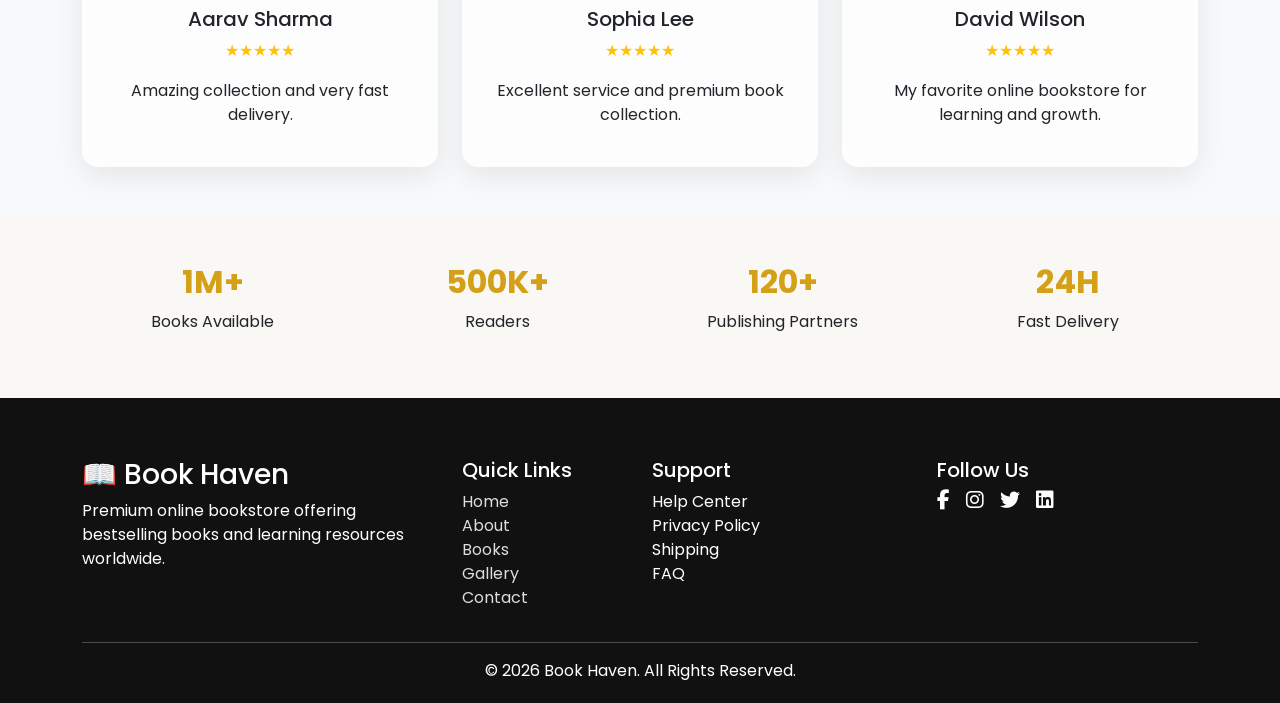
<file: services.html>
<!DOCTYPE html>
<html lang="en">

<head>

<meta charset="UTF-8">

<meta name="viewport"
content="width=device-width, initial-scale=1.0">

<title>

Books & Services | Book Haven

</title>

<link href="https://cdn.jsdelivr.net/npm/bootstrap@5.3.7/dist/css/bootstrap.min.css"
rel="stylesheet">

<link rel="stylesheet"
href="https://cdnjs.cloudflare.com/ajax/libs/font-awesome/6.7.2/css/all.min.css">

<link rel="stylesheet"
href="./assets/css/style.css">

<link rel="stylesheet"
href="https://unpkg.com/aos@2.3.4/dist/aos.css">

</head>

<body>

<!-- ================= NAVBAR ================= -->

<nav class="navbar navbar-expand-lg fixed-top custom-navbar">

<div class="container">

<a class="navbar-brand"
href="index.html">

📖 Book Haven

</a>

<button
class="navbar-toggler"

data-bs-toggle="collapse"

data-bs-target="#navMenu">

<i class="fa-solid fa-bars"></i>

</button>

<div class="collapse navbar-collapse"
id="navMenu">

<ul class="navbar-nav mx-auto">

<li class="nav-item">
<a class="nav-link"
href="index.html">Home</a>
</li>

<li class="nav-item">
<a class="nav-link"
href="about.html">About</a>
</li>

<li class="nav-item">
<a class="nav-link active"
href="services.html">Books</a>
</li>

<li class="nav-item">
<a class="nav-link"
href="gallery.html">Gallery</a>
</li>

<li class="nav-item">
<a class="nav-link"
href="contact.html">Contact</a>
</li>

</ul>

<button
class="btn btn-dark position-relative"

data-bs-toggle="modal"

data-bs-target="#cartModal">

<i class="fa-solid fa-cart-shopping"></i>

<span
id="cartCount"

class="position-absolute top-0 start-100 translate-middle badge rounded-pill bg-danger">

0

</span>

</button>

</div>

</div>

</nav>

<!-- ================= HERO ================= -->

<section class="hero">

<div class="container">

<div class="row align-items-center">

<div class="col-lg-6">

<span class="hero-tag">

PREMIUM COLLECTION

</span>

<h1>

Our

<span>

Books

</span>

& Services

</h1>

<p>

Explore our bestselling books and premium reading collections.

</p>

<a href="#books"
class="btn btn-warning btn-lg">

Browse Books

</a>

</div>

<div class="col-lg-6 text-center">

<img
src="./assets/images/books/book-stack.png"

class="img-fluid">

</div>

</div>

</div>

</section>

<!-- ================= SEARCH ================= -->

<section class="py-5">

<div class="container">

<div class="glass p-4 rounded-5">

<div class="row">

<div class="col-lg-10">

<input
type="text"

class="form-control form-control-lg"

placeholder="Search Books, Authors, Genres">

</div>

<div class="col-lg-2">

<button
class="btn btn-warning btn-lg w-100">

Search

</button>

</div>

</div>

</div>

</div>

</section>

<!-- ================= CATEGORIES ================= -->

<section class="pb-5">

<div class="container">

<div class="text-center mb-5">

<h2 class="section-title">

Book Categories

</h2>

</div>

<div class="row g-4">

<div class="col-md-2">

<div class="category-card">

📚

<h5>

Fiction

</h5>

</div>

</div>

<div class="col-md-2">

<div class="category-card">

❤️

<h5>

Romance

</h5>

</div>

</div>

<div class="col-md-2">

<div class="category-card">

🧙

<h5>

Fantasy

</h5>

</div>

</div>

<div class="col-md-2">

<div class="category-card">

💼

<h5>

Business

</h5>

</div>

</div>

<div class="col-md-2">

<div class="category-card">

🔬

<h5>

Science

</h5>

</div>

</div>

<div class="col-md-2">

<div class="category-card">

🎓

<h5>

Education

</h5>

</div>

</div>

</div>

</div>

</section>

<!-- ================= PRODUCTS ================= -->

<section id="books" class="py-5 bg-light">

<div class="container">

<div class="text-center mb-5">

<h2 class="section-title">

Popular Books

</h2>

</div>

<div class="row g-4">


<!-- Product 1 -->

<div class="col-lg-4 col-md-6">

<div class="book-card">

<img src="./assets/images/books/book1.jpg">

<div class="book-content">

<h5>Atomic Habits</h5>

<p>James Clear</p>

<div class="price">₹499</div>

<button
class="btn btn-warning"

onclick="addToCart('Atomic Habits',499)">

Add To Cart

</button>

</div>

</div>

</div>

<!-- Product 2 -->

<div class="col-lg-4 col-md-6">

<div class="book-card">

<img src="./assets/images/books/book2.jpg">

<div class="book-content">

<h5>Ikigai</h5>

<p>Hector Garcia</p>

<div class="price">₹399</div>

<button
class="btn btn-warning"

onclick="addToCart('Ikigai',399)">

Add To Cart

</button>

</div>

</div>

</div>

<!-- Product 3 -->

<div class="col-lg-4 col-md-6">

<div class="book-card">

<img src="./assets/images/books/book3.jpg">

<div class="book-content">

<h5>Deep Work</h5>

<p>Cal Newport</p>

<div class="price">₹449</div>

<button
class="btn btn-warning"

onclick="addToCart('Deep Work',449)">

Add To Cart

</button>

</div>

</div>

</div>

<!-- Product 4 -->

<div class="col-lg-4 col-md-6">

<div class="book-card">

<img src="./assets/images/books/book4.jpg">

<div class="book-content">

<h5>Psychology of Money</h5>

<p>Morgan Housel</p>

<div class="price">₹599</div>

<button
class="btn btn-warning"

onclick="addToCart('Psychology of Money',599)">

Add To Cart

</button>

</div>

</div>

</div>

<!-- Product 5 -->

<div class="col-lg-4 col-md-6">

<div class="book-card">

<img src="./assets/images/books/book5.jpg">

<div class="book-content">

<h5>The Alchemist</h5>

<p>Paulo Coelho</p>

<div class="price">₹349</div>

<button
class="btn btn-warning"

onclick="addToCart('The Alchemist',349)">

Add To Cart

</button>

</div>

</div>

</div>

<!-- Product 6 -->

<div class="col-lg-4 col-md-6">

<div class="book-card">

<img src="./assets/images/books/book6.jpg">

<div class="book-content">

<h5>Rich Dad Poor Dad</h5>

<p>Robert Kiyosaki</p>

<div class="price">₹399</div>

<button
class="btn btn-warning"

onclick="addToCart('Rich Dad Poor Dad',399)">

Add To Cart

</button>

</div>

</div>

</div>

<!-- Product 7 -->

<div class="col-lg-4 col-md-6">

<div class="book-card">

<img src="./assets/images/books/book7.jpg">

<div class="book-content">

<h5>Think Like A Monk</h5>

<p>Jay Shetty</p>

<div class="price">₹449</div>

<button
class="btn btn-warning"

onclick="addToCart('Think Like A Monk',449)">

Add To Cart

</button>

</div>

</div>

</div>

<!-- Product 8 -->

<div class="col-lg-4 col-md-6">

<div class="book-card">

<img src="./assets/images/books/book8.jpg">

<div class="book-content">

<h5>Zero To One</h5>

<p>Peter Thiel</p>

<div class="price">₹499</div>

<button
class="btn btn-warning"

onclick="addToCart('Zero To One',499)">

Add To Cart

</button>

</div>

</div>

</div>

<!-- Product 9 -->

<div class="col-lg-4 col-md-6">

<div class="book-card">

<img src="./assets/images/books/book9.jpg">

<div class="book-content">

<h5>Start With Why</h5>

<p>Simon Sinek</p>

<div class="price">₹479</div>

<button
class="btn btn-warning"

onclick="addToCart('Start With Why',479)">

Add To Cart

</button>

</div>

</div>

</div>

<!-- Product 10 -->

<div class="col-lg-4 col-md-6">

<div class="book-card">

<img src="./assets/images/books/book10.jpg">

<div class="book-content">

<h5>Digital Minimalism</h5>

<p>Cal Newport</p>

<div class="price">₹429</div>

<button
class="btn btn-warning"

onclick="addToCart('Digital Minimalism',429)">

Add To Cart

</button>

</div>

</div>

</div>

</div>

</div>

</section>


<!-- ================= MEMBERSHIP PLANS ================= -->

<section class="py-5">

<div class="container">

<div class="text-center mb-5">

<h2 class="section-title">

Membership Plans

</h2>

</div>

<div class="row g-4">

<div class="col-lg-4">

<div class="glass p-5 rounded-4 text-center">

<h3>Basic</h3>

<h1 class="gradient-text">₹99</h1>

<p>Monthly</p>

<ul class="list-unstyled">

<li>✔ Book Discounts</li>
<li>✔ Newsletter</li>
<li>✔ Reading Lists</li>

</ul>

<button class="btn btn-warning">

Choose Plan

</button>

</div>

</div>

<div class="col-lg-4">

<div class="glass p-5 rounded-4 text-center">

<h3>Premium</h3>

<h1 class="gradient-text">₹299</h1>

<p>Monthly</p>

<ul class="list-unstyled">

<li>✔ Unlimited Discounts</li>
<li>✔ Early Access</li>
<li>✔ Premium Collection</li>
<li>✔ Fast Delivery</li>

</ul>

<button class="btn btn-warning">

Choose Plan

</button>

</div>

</div>

<div class="col-lg-4">

<div class="glass p-5 rounded-4 text-center">

<h3>Elite</h3>

<h1 class="gradient-text">₹599</h1>

<p>Monthly</p>

<ul class="list-unstyled">

<li>✔ VIP Support</li>
<li>✔ Signed Editions</li>
<li>✔ Exclusive Events</li>

</ul>

<button class="btn btn-warning">

Choose Plan

</button>

</div>

</div>

</div>

</div>

</section>


<!-- ================= CUSTOMER REVIEWS ================= -->

<section class="py-5 bg-light">

<div class="container">

<div class="text-center mb-5">

<h2 class="section-title">

Customer Reviews

</h2>

<p>

Trusted by readers worldwide.

</p>

</div>

<div class="row g-4">

<div class="col-lg-4">

<div class="glass p-4 rounded-4 text-center">

<img src="./assets/images/testimonials/user1.jpg"
class="team-img mb-3">

<h5>

Aarav Sharma

</h5>

<p class="text-warning">

★★★★★

</p>

<p>

Amazing collection and very fast delivery.

</p>

</div>

</div>

<div class="col-lg-4">

<div class="glass p-4 rounded-4 text-center">

<img src="./assets/images/testimonials/user2.jpg"
class="team-img mb-3">

<h5>

Sophia Lee

</h5>

<p class="text-warning">

★★★★★

</p>

<p>

Excellent service and premium book collection.

</p>

</div>

</div>

<div class="col-lg-4">

<div class="glass p-4 rounded-4 text-center">

<img src="./assets/images/testimonials/user3.jpg"
class="team-img mb-3">

<h5>

David Wilson

</h5>

<p class="text-warning">

★★★★★

</p>

<p>

My favorite online bookstore for learning and growth.

</p>

</div>

</div>

</div>

</div>

</section>

<!-- ================= STATISTICS ================= -->

<section class="py-5">

<div class="container">

<div class="row text-center">

<div class="col-md-3">

<h2 class="gradient-text">

1M+

</h2>

<p>

Books Available

</p>

</div>

<div class="col-md-3">

<h2 class="gradient-text">

500K+

</h2>

<p>

Readers

</p>

</div>

<div class="col-md-3">

<h2 class="gradient-text">

120+

</h2>

<p>

Publishing Partners

</p>

</div>

<div class="col-md-3">

<h2 class="gradient-text">

24H

</h2>

<p>

Fast Delivery

</p>

</div>

</div>

</div>

</section>

<!-- ================= CART BILL MODAL ================= -->

<div class="modal fade"
id="cartModal">

<div class="modal-dialog modal-lg">

<div class="modal-content">

<div class="modal-header">

<h5 class="modal-title">

Book Haven Bill

</h5>

<button
class="btn-close"

data-bs-dismiss="modal">

</button>

</div>

<div class="modal-body">

<table class="table">

<thead>

<tr>

<th>Book</th>
<th>Price</th>
<th>Action</th>

</tr>

</thead>

<tbody id="cartItems">

</tbody>

</table>

<hr>

<h3>

Total Bill :
₹<span id="cartTotal">

0

</span>

</h3>

<div class="mt-4">

<input
type="email"

id="customerEmail"

class="form-control"

placeholder="Enter Email Address">

<button
onclick="generateBill()"

class="btn btn-warning mt-3">

Generate Bill

</button>

<button
onclick="clearCart()"

class="btn btn-danger mt-3">

Clear Cart

</button>

</div>

</div>

</div>

</div>

</div>

<!-- ================= FOOTER ================= -->

<footer>

<div class="container">

<div class="row">

<div class="col-lg-4">

<h3>

📖 Book Haven

</h3>

<p>

Premium online bookstore offering bestselling books and learning resources worldwide.

</p>

</div>

<div class="col-lg-2">

<h5>

Quick Links

</h5>

<ul class="list-unstyled">

<li><a href="index.html">Home</a></li>
<li><a href="about.html">About</a></li>
<li><a href="services.html">Books</a></li>
<li><a href="gallery.html">Gallery</a></li>
<li><a href="contact.html">Contact</a></li>

</ul>

</div>

<div class="col-lg-3">

<h5>

Support

</h5>

<ul class="list-unstyled">

<li>Help Center</li>
<li>Privacy Policy</li>
<li>Shipping</li>
<li>FAQ</li>

</ul>

</div>

<div class="col-lg-3">

<h5>

Follow Us

</h5>

<div class="d-flex gap-3">

<i class="fab fa-facebook-f"></i>
<i class="fab fa-instagram"></i>
<i class="fab fa-twitter"></i>
<i class="fab fa-linkedin"></i>

</div>

</div>

</div>

<hr>

<p class="text-center mb-0">

© <span id="year"></span> Book Haven.
All Rights Reserved.

</p>

</div>

</footer>

<!-- Floating Cart -->

<div class="floating-cart"
data-bs-toggle="modal"
data-bs-target="#cartModal">

<i class="fa-solid fa-cart-shopping"></i>

</div>

<!-- Back To Top -->

<div id="topBtn">

<i class="fa-solid fa-arrow-up"></i>

</div>

<!-- Bootstrap -->

<script src="https://cdn.jsdelivr.net/npm/bootstrap@5.3.7/dist/js/bootstrap.bundle.min.js"></script>

<!-- AOS -->

<script src="https://unpkg.com/aos@2.3.4/dist/aos.js"></script>

<!-- Main JS -->

<script src="./assets/js/main.js"></script>

</body>

</html>
</file>
<file: assets/css/style.css>
/* ==========================
   GOOGLE FONT
========================== */

@import url('https://fonts.googleapis.com/css2?family=Poppins:wght@300;400;500;600;700;800&display=swap');

:root{

    --primary:#d4a017;
    --dark:#1c1c1c;
    --light:#faf8f4;
    --white:#ffffff;
    --shadow:0 10px 30px rgba(0,0,0,.08);
}

*{
    margin:0;
    padding:0;
    box-sizing:border-box;
}

html{
    scroll-behavior:smooth;
}

body{
    font-family:'Poppins',sans-serif;
    background:var(--light);
    overflow-x:hidden;
}

/* ==========================
   NAVBAR
========================== */

.custom-navbar{

    background:rgba(255,255,255,.85);
    backdrop-filter:blur(15px);
    padding:15px 0;
    transition:.4s;
    z-index:999;
}

.navbar-scrolled{

    box-shadow:var(--shadow);
}

.navbar-brand{

    font-size:2rem;
    font-weight:700;
    color:var(--dark);
}

.nav-link{

    color:var(--dark);
    margin:0 10px;
    font-weight:500;
}

.nav-link:hover{

    color:var(--primary);
}

.nav-link.active{

    color:var(--primary);
}

/* ==========================
   HERO
========================== */

.hero{

    min-height:100vh;
    display:flex;
    align-items:center;
    padding-top:100px;
}

.hero h1{

    font-size:4rem;
    font-weight:800;
    line-height:1.1;
}

.hero span{

    color:var(--primary);
}

.hero p{

    margin-top:20px;
    font-size:1.1rem;
}

.hero-tag{

    display:inline-block;
    padding:8px 20px;
    background:#fff3cd;
    border-radius:50px;
    color:#a57a00;
    margin-bottom:20px;
    font-weight:600;
}

/* ==========================
   BUTTONS
========================== */

.btn-warning{

    background:var(--primary);
    border:none;
    color:#fff;
}

.btn-warning:hover{

    transform:translateY(-3px);
    transition:.3s;
}

/* ==========================
   SECTION TITLE
========================== */

.section-title{

    font-size:2.5rem;
    font-weight:700;
    margin-bottom:15px;
}

.gradient-text{

    color:var(--primary);
    font-weight:700;
}

/* ==========================
   CATEGORY CARD
========================== */

.category-card{

    background:white;
    padding:30px;
    border-radius:20px;
    text-align:center;
    box-shadow:var(--shadow);
    transition:.3s;
}

.category-card:hover{

    transform:translateY(-10px);
}

/* ==========================
   BOOK CARD
========================== */

.book-card{

    background:white;
    border-radius:20px;
    overflow:hidden;
    box-shadow:var(--shadow);
    height:100%;
    display:flex;
    flex-direction:column;
    transition:.4s;
}

.book-card:hover{

    transform:translateY(-10px);
}

.book-card img{

    width:100%;
    height:350px;
    object-fit:cover;
}

.book-content{

    padding:20px;
    display:flex;
    flex-direction:column;
    flex-grow:1;
}

.book-content h5{

    font-weight:700;
}

.price{

    color:var(--primary);
    font-size:1.8rem;
    font-weight:700;
    margin:10px 0;
}

.book-content .btn{

    margin-top:auto;
}

/* ==========================
   GALLERY
========================== */

.gallery-item{

    overflow:hidden;
    border-radius:20px;
    box-shadow:var(--shadow);
}

.gallery-item img{

    width:100%;
    height:300px;
    object-fit:cover;
    transition:.5s;
}

.gallery-item:hover img{

    transform:scale(1.08);
}

/* ==========================
   GLASS EFFECT
========================== */

.glass{

    background:rgba(255,255,255,.7);
    backdrop-filter:blur(12px);
    box-shadow:var(--shadow);
}

/* ==========================
   STAT CARDS
========================== */

.stat-card{

    background:white;
    padding:30px;
    text-align:center;
    border-radius:20px;
    box-shadow:var(--shadow);
}

.stat-card i{

    font-size:2rem;
    color:var(--primary);
    margin-bottom:15px;
}

/* ==========================
   NEWSLETTER
========================== */

.newsletter-box{

    background:white;
    box-shadow:var(--shadow);
}

/* ==========================
   FOOTER
========================== */

footer{

    background:#111;
    color:white;
    padding:60px 0 20px;
}

footer a{

    color:#ddd;
    text-decoration:none;
}

footer a:hover{

    color:var(--primary);
}

footer i{

    font-size:20px;
}

/* ==========================
   FLOATING CART
========================== */

.floating-cart{

    position:fixed;
    right:25px;
    bottom:90px;
    width:60px;
    height:60px;
    background:var(--primary);
    color:white;
    border-radius:50%;
    display:flex;
    justify-content:center;
    align-items:center;
    font-size:22px;
    cursor:pointer;
    box-shadow:var(--shadow);
    z-index:999;
}

/* ==========================
   TOP BUTTON
========================== */

#topBtn{

    position:fixed;
    right:25px;
    bottom:20px;
    width:55px;
    height:55px;
    border-radius:50%;
    background:black;
    color:white;
    display:none;
    justify-content:center;
    align-items:center;
    cursor:pointer;
    z-index:999;
}

/* ==========================
   CART TABLE
========================== */

.table td,
.table th{

    vertical-align:middle;
}

/* ==========================
   TOAST
========================== */

.custom-toast{

    position:fixed;
    top:100px;
    right:30px;
    background:#222;
    color:white;
    padding:15px 25px;
    border-radius:10px;
    opacity:0;
    transform:translateY(-20px);
    transition:.4s;
    z-index:9999;
}

.custom-toast.show{

    opacity:1;
    transform:translateY(0);
}

/* ==========================
   TEAM IMAGES
========================== */

.team-img{

    width:150px;
    height:150px;
    object-fit:cover;
    border-radius:50%;
}

/* ==========================
   RESPONSIVE
========================== */

@media(max-width:992px){

    .hero{

        text-align:center;
    }

    .hero h1{

        font-size:3rem;
    }
}

@media(max-width:768px){

    .hero h1{

        font-size:2.4rem;
    }

    .section-title{

        font-size:2rem;
    }

    .book-card img{

        height:280px;
    }
}

@media(max-width:576px){

    .hero{

        min-height:auto;
        padding:120px 0 60px;
    }

    .hero h1{

        font-size:2rem;
    }
}
</file>
<file: assets/css/animations.css>
```css
/* ==========================
   FADE UP
========================== */

.fade-up{
    opacity:0;
    transform:translateY(50px);
    animation:fadeUp 1s ease forwards;
}

@keyframes fadeUp{

    from{
        opacity:0;
        transform:translateY(50px);
    }

    to{
        opacity:1;
        transform:translateY(0);
    }
}

/* ==========================
   FADE LEFT
========================== */

.fade-left{
    opacity:0;
    transform:translateX(-60px);
    animation:fadeLeft 1s ease forwards;
}

@keyframes fadeLeft{

    from{
        opacity:0;
        transform:translateX(-60px);
    }

    to{
        opacity:1;
        transform:translateX(0);
    }
}

/* ==========================
   FADE RIGHT
========================== */

.fade-right{
    opacity:0;
    transform:translateX(60px);
    animation:fadeRight 1s ease forwards;
}

@keyframes fadeRight{

    from{
        opacity:0;
        transform:translateX(60px);
    }

    to{
        opacity:1;
        transform:translateX(0);
    }
}

/* ==========================
   ZOOM
========================== */

.zoom{
    overflow:hidden;
}

.zoom img{
    transition:.6s;
}

.zoom:hover img{
    transform:scale(1.08);
}

/* ==========================
   FLOATING
========================== */

.floating{
    animation:floating 3s ease-in-out infinite;
}

@keyframes floating{

    0%{
        transform:translateY(0);
    }

    50%{
        transform:translateY(-15px);
    }

    100%{
        transform:translateY(0);
    }
}

/* ==========================
   CARD HOVER
========================== */

.shadow-hover{
    transition:.4s;
}

.shadow-hover:hover{
    transform:translateY(-10px);
    box-shadow:0 20px 40px rgba(0,0,0,.15);
}

/* ==========================
   BUTTON GLOW
========================== */

.btn-warning{
    transition:.4s;
}

.btn-warning:hover{
    transform:translateY(-3px);
    box-shadow:0 10px 25px rgba(212,160,23,.4);
}

/* ==========================
   HERO TEXT ANIMATION
========================== */

.hero h1{
    animation:heroText 1s ease;
}

@keyframes heroText{

    from{
        opacity:0;
        transform:translateY(40px);
    }

    to{
        opacity:1;
        transform:translateY(0);
    }
}

/* ==========================
   BOOK CARD HOVER
========================== */

.book-card{
    transition:.4s;
}

.book-card:hover{
    transform:translateY(-12px);
}

/* ==========================
   GALLERY HOVER
========================== */

.gallery-item{
    overflow:hidden;
}

.gallery-item img{
    transition:.6s;
}

.gallery-item:hover img{
    transform:scale(1.1);
}

/* ==========================
   FLOATING CART
========================== */

.floating-cart{
    animation:pulse 2s infinite;
}

@keyframes pulse{

    0%{
        box-shadow:0 0 0 0 rgba(212,160,23,.7);
    }

    70%{
        box-shadow:0 0 0 20px rgba(212,160,23,0);
    }

    100%{
        box-shadow:0 0 0 0 rgba(212,160,23,0);
    }
}

/* ==========================
   PAGE LOAD
========================== */

body{
    animation:pageLoad .8s ease;
}

@keyframes pageLoad{

    from{
        opacity:0;
    }

    to{
        opacity:1;
    }
}
```
</file>
<file: assets/css/responsive.css>
/* ===================================
        LARGE DESKTOP
=================================== */

@media (min-width:1400px){

.container{

max-width:1320px;

}

.hero h1{

font-size:80px;

}

}

/* ===================================
        LAPTOP
=================================== */

@media (max-width:1200px){

.hero h1{

font-size:58px;

}

.section-title{

font-size:42px;

}

.book-stack img{

width:160px;

}

}

/* ===================================
        TABLET
=================================== */

@media (max-width:992px){

.custom-navbar{

padding:12px 0;

}

.navbar-collapse{

background:white;

padding:20px;

border-radius:20px;

margin-top:15px;

box-shadow:0 15px 30px rgba(0,0,0,.08);

}

.nav-link{

margin:10px 0;

}

.hero{

text-align:center;

padding-top:140px;

padding-bottom:100px;

}

.hero h1{

font-size:52px;

}

.hero p{

margin:auto;

margin-bottom:30px;

}

.hero-buttons{

justify-content:center;

flex-wrap:wrap;

}

.book-stack{

margin-top:50px;

}

.stats-section{

margin-top:30px;

}

.stat-card{

margin-bottom:25px;

}

}

/* ===================================
        MOBILE
=================================== */

@media (max-width:768px){

.hero{

min-height:auto;

padding-top:130px;

padding-bottom:80px;

}

.hero h1{

font-size:42px;

}

.hero p{

font-size:16px;

}

.hero-buttons{

flex-direction:column;

align-items:center;

}

.hero .btn{

width:100%;

max-width:280px;

}

.book-stack{

flex-wrap:wrap;

gap:10px;

}

.book-stack img{

width:120px;

}

.section-title{

font-size:34px;

}

.category-card{

padding:25px;

font-size:32px;

}

.stat-card{

padding:25px;

}

.book-card{

margin-bottom:25px;

}

.best-card{

margin-bottom:20px;

}

.arrival-card{

margin-bottom:20px;

}

footer{

text-align:center;

}

footer .col-lg-3{

margin-bottom:35px;

}

.floating-cart{

width:58px;

height:58px;

right:18px;

bottom:18px;

}

#topBtn{

left:18px;

bottom:18px;

width:50px;

height:50px;

}

}

/* ===================================
        SMALL MOBILE
=================================== */

@media (max-width:576px){

.hero h1{

font-size:34px;

}

.hero-tag{

font-size:11px;

}

.section-title{

font-size:30px;

}

.navbar-brand{

font-size:24px;

}

.book-stack img{

width:95px;

}

.category-card{

padding:20px;

}

.category-card h5{

font-size:17px;

}

.book-content{

padding:15px;

}

.price{

font-size:20px;

}

.stat-card h2{

font-size:28px;

}

}

/* ===================================
        EXTRA SMALL
=================================== */

@media (max-width:400px){

.hero{

padding-top:110px;

}

.hero h1{

font-size:28px;

}

.hero p{

font-size:15px;

}

.section-title{

font-size:26px;

}

.hero .btn{

padding:12px 20px;

}

.book-stack img{

width:82px;

}

.floating-cart{

width:52px;

height:52px;

font-size:20px;

}

#topBtn{

width:45px;

height:45px;

}

}

/* ===================================
        LANDSCAPE MOBILE
=================================== */

@media (max-height:500px){

.hero{

padding-top:120px;

padding-bottom:70px;

min-height:auto;

}

}

/* ===================================
        IMAGE RESPONSIVE
=================================== */

img{

max-width:100%;

height:auto;

display:block;

}

/* ===================================
        TABLE RESPONSIVE
=================================== */

table{

width:100%;

overflow:auto;

display:block;

}

/* ===================================
        IFRAME
=================================== */

iframe{

width:100%;

border:0;

}

/* ===================================
        FORM
=================================== */

input,
textarea,
select{

width:100%;

}

/* ===================================
        GRID SPACING
=================================== */

.row{

row-gap:20px;

}

/* ===================================
        CARD SPACING
=================================== */

.book-card,
.arrival-card,
.best-card,
.category-card{

height:100%;

}

/* ===================================
        BUTTONS
=================================== */

.btn{

white-space:nowrap;

}

/* ===================================
        NEWSLETTER
=================================== */

.newsletter-box{

padding:35px 25px;

}

/* ===================================
        GALLERY
=================================== */

.gallery-item img{

width:100%;

height:100%;

object-fit:cover;

}

/* ===================================
        SWIPER
=================================== */

.swiper{

overflow:hidden;

}

/* ===================================
        FOOTER
=================================== */

.footer-links{

display:flex;

flex-wrap:wrap;

gap:10px;

justify-content:center;

}

/* ===================================
        SMOOTH
=================================== */

html{

scroll-behavior:smooth;

}
</file>
